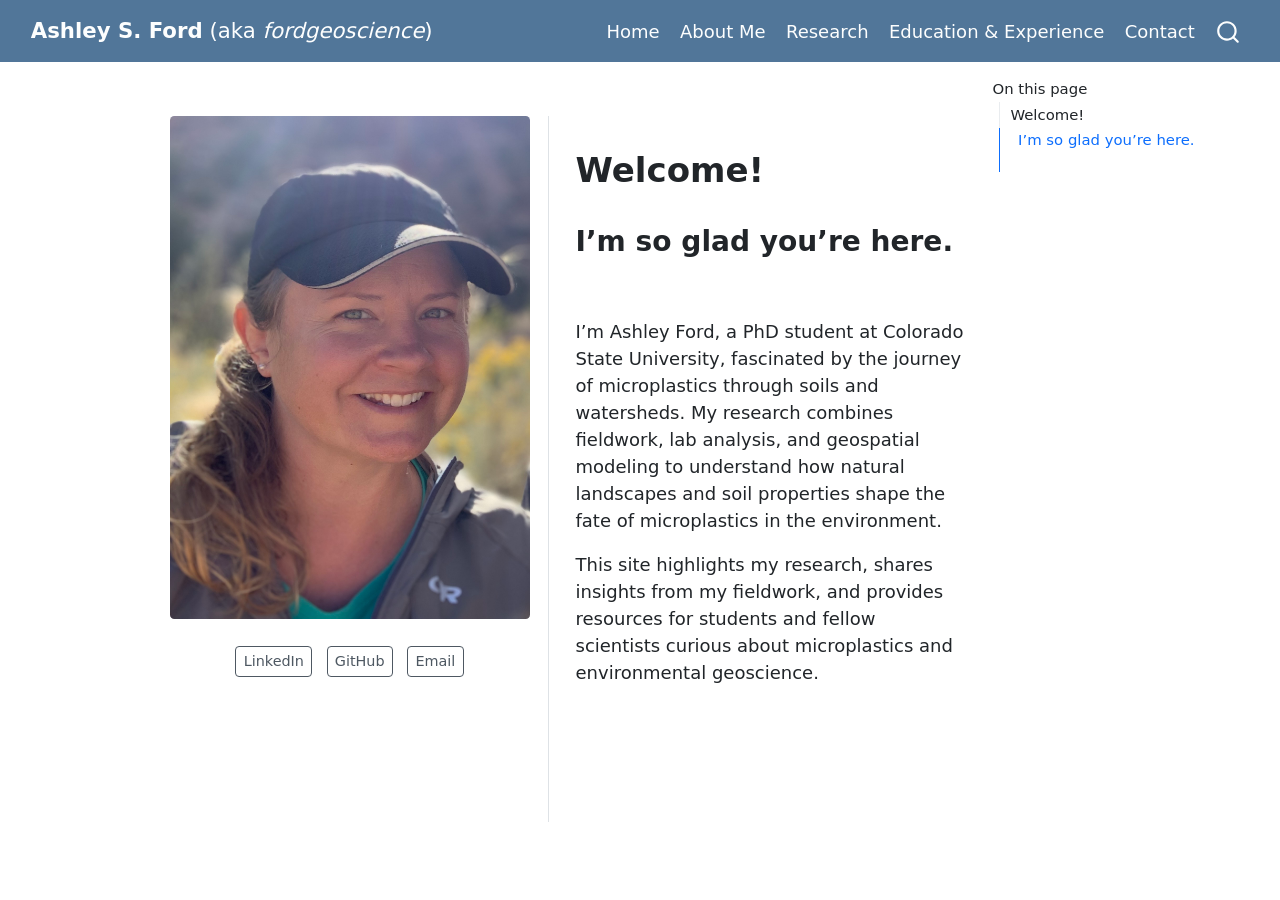
<file: docs/index.html>
<!DOCTYPE html>
<html xmlns="http://www.w3.org/1999/xhtml" lang="en" xml:lang="en"><head>

<meta charset="utf-8">
<meta name="generator" content="quarto-1.7.32">

<meta name="viewport" content="width=device-width, initial-scale=1.0, user-scalable=yes">


<title>Home – Ashley S. Ford (aka fordgeoscience)</title>
<style>
code{white-space: pre-wrap;}
span.smallcaps{font-variant: small-caps;}
div.columns{display: flex; gap: min(4vw, 1.5em);}
div.column{flex: auto; overflow-x: auto;}
div.hanging-indent{margin-left: 1.5em; text-indent: -1.5em;}
ul.task-list{list-style: none;}
ul.task-list li input[type="checkbox"] {
  width: 0.8em;
  margin: 0 0.8em 0.2em -1em; /* quarto-specific, see https://github.com/quarto-dev/quarto-cli/issues/4556 */ 
  vertical-align: middle;
}
</style>


<script src="site_libs/quarto-nav/quarto-nav.js"></script>
<script src="site_libs/quarto-nav/headroom.min.js"></script>
<script src="site_libs/clipboard/clipboard.min.js"></script>
<script src="site_libs/quarto-search/autocomplete.umd.js"></script>
<script src="site_libs/quarto-search/fuse.min.js"></script>
<script src="site_libs/quarto-search/quarto-search.js"></script>
<meta name="quarto:offset" content="./">
<script src="site_libs/quarto-html/quarto.js" type="module"></script>
<script src="site_libs/quarto-html/tabsets/tabsets.js" type="module"></script>
<script src="site_libs/quarto-html/popper.min.js"></script>
<script src="site_libs/quarto-html/tippy.umd.min.js"></script>
<link href="site_libs/quarto-html/tippy.css" rel="stylesheet">
<link href="site_libs/quarto-html/quarto-syntax-highlighting-37eea08aefeeee20ff55810ff984fec1.css" rel="stylesheet" id="quarto-text-highlighting-styles">
<script src="site_libs/bootstrap/bootstrap.min.js"></script>
<link href="site_libs/bootstrap/bootstrap-icons.css" rel="stylesheet">
<link href="site_libs/bootstrap/bootstrap-991b1886d3c685c7aa2b62b80640c7af.min.css" rel="stylesheet" append-hash="true" id="quarto-bootstrap" data-mode="light">
<script id="quarto-search-options" type="application/json">{
  "location": "navbar",
  "copy-button": false,
  "collapse-after": 3,
  "panel-placement": "end",
  "type": "overlay",
  "limit": 50,
  "keyboard-shortcut": [
    "f",
    "/",
    "s"
  ],
  "show-item-context": false,
  "language": {
    "search-no-results-text": "No results",
    "search-matching-documents-text": "matching documents",
    "search-copy-link-title": "Copy link to search",
    "search-hide-matches-text": "Hide additional matches",
    "search-more-match-text": "more match in this document",
    "search-more-matches-text": "more matches in this document",
    "search-clear-button-title": "Clear",
    "search-text-placeholder": "",
    "search-detached-cancel-button-title": "Cancel",
    "search-submit-button-title": "Submit",
    "search-label": "Search"
  }
}</script>


<link rel="stylesheet" href="styles.css">
</head>

<body class="nav-fixed quarto-light">

<div id="quarto-search-results"></div>
  <header id="quarto-header" class="headroom fixed-top">
    <nav class="navbar navbar-expand-lg " data-bs-theme="dark">
      <div class="navbar-container container-fluid">
      <div class="navbar-brand-container mx-auto">
    <a class="navbar-brand" href="./index.html">
    <span class="navbar-title"><strong>Ashley S. Ford</strong> (aka <em>fordgeoscience</em>)</span>
    </a>
  </div>
            <div id="quarto-search" class="" title="Search"></div>
          <button class="navbar-toggler" type="button" data-bs-toggle="collapse" data-bs-target="#navbarCollapse" aria-controls="navbarCollapse" role="menu" aria-expanded="false" aria-label="Toggle navigation" onclick="if (window.quartoToggleHeadroom) { window.quartoToggleHeadroom(); }">
  <span class="navbar-toggler-icon"></span>
</button>
          <div class="collapse navbar-collapse" id="navbarCollapse">
            <ul class="navbar-nav navbar-nav-scroll ms-auto">
  <li class="nav-item">
    <a class="nav-link active" href="./index.html" aria-current="page"> 
<span class="menu-text">Home</span></a>
  </li>  
  <li class="nav-item">
    <a class="nav-link" href="./about.html"> 
<span class="menu-text">About Me</span></a>
  </li>  
  <li class="nav-item">
    <a class="nav-link" href="./research.html"> 
<span class="menu-text">Research</span></a>
  </li>  
  <li class="nav-item">
    <a class="nav-link" href="./cv.html"> 
<span class="menu-text">Education &amp; Experience</span></a>
  </li>  
  <li class="nav-item">
    <a class="nav-link" href="./contact.html"> 
<span class="menu-text">Contact</span></a>
  </li>  
</ul>
          </div> <!-- /navcollapse -->
            <div class="quarto-navbar-tools">
</div>
      </div> <!-- /container-fluid -->
    </nav>
</header>
<!-- content -->
<div id="quarto-content" class="quarto-container page-columns page-rows-contents page-layout-article page-navbar">
<!-- sidebar -->
<!-- margin-sidebar -->
    <div id="quarto-margin-sidebar" class="sidebar margin-sidebar">
        <nav id="TOC" role="doc-toc" class="toc-active">
    <h2 id="toc-title">On this page</h2>
  <ul>
  <li><a href="#welcome" id="toc-welcome" class="nav-link active" data-scroll-target="#welcome">Welcome!</a>
  <ul class="collapse">
  <li><a href="#im-so-glad-youre-here." id="toc-im-so-glad-youre-here." class="nav-link" data-scroll-target="#im-so-glad-youre-here.">I’m so glad you’re here. <br><br></a></li>
  </ul></li>
  </ul>
</nav>
    </div>
<!-- main -->
<div class="quarto-about-trestles">
  <div class="about-entity">
    <img src="images/IMG_9708.jpg" class="about-image
  rounded " style="width: 20em;">
<header id="title-block-header" class="quarto-title-block default">
<div class="quarto-title">
<h1 class="title">Home</h1>
</div>
<div class="quarto-title-meta">
  </div>
</header>
    <div class="about-links">
  <a href="https://www.linkedin.com/in/ashleysford/" class="about-link" rel="" target="">
     <span class="about-link-text">LinkedIn</span>
  </a>
  <a href="https://github.com/fordgeoscience" class="about-link" rel="" target="">
     <span class="about-link-text">GitHub</span>
  </a>
  <a href="mailto:a.ford@colostate.edu" class="about-link" rel="" target="">
     <span class="about-link-text">Email</span>
  </a>
</div>
  </div>
  <div class="about-contents"><main class="content" id="quarto-document-content">

<section id="welcome" class="level1">
<h1>Welcome!</h1>
<section id="im-so-glad-youre-here." class="level2">
<h2 data-anchor-id="im-so-glad-youre-here.">I’m so glad you’re here. <br><br></h2>
<p>I’m Ashley Ford, a PhD student at Colorado State University, fascinated by the journey of microplastics through soils and watersheds. My research combines fieldwork, lab analysis, and geospatial modeling to understand how natural landscapes and soil properties shape the fate of microplastics in the environment.</p>
<p>This site highlights my research, shares insights from my fieldwork, and provides resources for students and fellow scientists curious about microplastics and environmental geoscience.<br><br></p>


</section>
</section>
<a onclick="window.scrollTo(0, 0); return false;" role="button" id="quarto-back-to-top"><i class="bi bi-arrow-up"></i> Back to top</a></main></div>
</div>
 <!-- /main -->
<script id="quarto-html-after-body" type="application/javascript">
  window.document.addEventListener("DOMContentLoaded", function (event) {
    const isCodeAnnotation = (el) => {
      for (const clz of el.classList) {
        if (clz.startsWith('code-annotation-')) {                     
          return true;
        }
      }
      return false;
    }
    const onCopySuccess = function(e) {
      // button target
      const button = e.trigger;
      // don't keep focus
      button.blur();
      // flash "checked"
      button.classList.add('code-copy-button-checked');
      var currentTitle = button.getAttribute("title");
      button.setAttribute("title", "Copied!");
      let tooltip;
      if (window.bootstrap) {
        button.setAttribute("data-bs-toggle", "tooltip");
        button.setAttribute("data-bs-placement", "left");
        button.setAttribute("data-bs-title", "Copied!");
        tooltip = new bootstrap.Tooltip(button, 
          { trigger: "manual", 
            customClass: "code-copy-button-tooltip",
            offset: [0, -8]});
        tooltip.show();    
      }
      setTimeout(function() {
        if (tooltip) {
          tooltip.hide();
          button.removeAttribute("data-bs-title");
          button.removeAttribute("data-bs-toggle");
          button.removeAttribute("data-bs-placement");
        }
        button.setAttribute("title", currentTitle);
        button.classList.remove('code-copy-button-checked');
      }, 1000);
      // clear code selection
      e.clearSelection();
    }
    const getTextToCopy = function(trigger) {
        const codeEl = trigger.previousElementSibling.cloneNode(true);
        for (const childEl of codeEl.children) {
          if (isCodeAnnotation(childEl)) {
            childEl.remove();
          }
        }
        return codeEl.innerText;
    }
    const clipboard = new window.ClipboardJS('.code-copy-button:not([data-in-quarto-modal])', {
      text: getTextToCopy
    });
    clipboard.on('success', onCopySuccess);
    if (window.document.getElementById('quarto-embedded-source-code-modal')) {
      const clipboardModal = new window.ClipboardJS('.code-copy-button[data-in-quarto-modal]', {
        text: getTextToCopy,
        container: window.document.getElementById('quarto-embedded-source-code-modal')
      });
      clipboardModal.on('success', onCopySuccess);
    }
      var localhostRegex = new RegExp(/^(?:http|https):\/\/localhost\:?[0-9]*\//);
      var mailtoRegex = new RegExp(/^mailto:/);
        var filterRegex = new RegExp('/' + window.location.host + '/');
      var isInternal = (href) => {
          return filterRegex.test(href) || localhostRegex.test(href) || mailtoRegex.test(href);
      }
      // Inspect non-navigation links and adorn them if external
     var links = window.document.querySelectorAll('a[href]:not(.nav-link):not(.navbar-brand):not(.toc-action):not(.sidebar-link):not(.sidebar-item-toggle):not(.pagination-link):not(.no-external):not([aria-hidden]):not(.dropdown-item):not(.quarto-navigation-tool):not(.about-link)');
      for (var i=0; i<links.length; i++) {
        const link = links[i];
        if (!isInternal(link.href)) {
          // undo the damage that might have been done by quarto-nav.js in the case of
          // links that we want to consider external
          if (link.dataset.originalHref !== undefined) {
            link.href = link.dataset.originalHref;
          }
        }
      }
    function tippyHover(el, contentFn, onTriggerFn, onUntriggerFn) {
      const config = {
        allowHTML: true,
        maxWidth: 500,
        delay: 100,
        arrow: false,
        appendTo: function(el) {
            return el.parentElement;
        },
        interactive: true,
        interactiveBorder: 10,
        theme: 'quarto',
        placement: 'bottom-start',
      };
      if (contentFn) {
        config.content = contentFn;
      }
      if (onTriggerFn) {
        config.onTrigger = onTriggerFn;
      }
      if (onUntriggerFn) {
        config.onUntrigger = onUntriggerFn;
      }
      window.tippy(el, config); 
    }
    const noterefs = window.document.querySelectorAll('a[role="doc-noteref"]');
    for (var i=0; i<noterefs.length; i++) {
      const ref = noterefs[i];
      tippyHover(ref, function() {
        // use id or data attribute instead here
        let href = ref.getAttribute('data-footnote-href') || ref.getAttribute('href');
        try { href = new URL(href).hash; } catch {}
        const id = href.replace(/^#\/?/, "");
        const note = window.document.getElementById(id);
        if (note) {
          return note.innerHTML;
        } else {
          return "";
        }
      });
    }
    const xrefs = window.document.querySelectorAll('a.quarto-xref');
    const processXRef = (id, note) => {
      // Strip column container classes
      const stripColumnClz = (el) => {
        el.classList.remove("page-full", "page-columns");
        if (el.children) {
          for (const child of el.children) {
            stripColumnClz(child);
          }
        }
      }
      stripColumnClz(note)
      if (id === null || id.startsWith('sec-')) {
        // Special case sections, only their first couple elements
        const container = document.createElement("div");
        if (note.children && note.children.length > 2) {
          container.appendChild(note.children[0].cloneNode(true));
          for (let i = 1; i < note.children.length; i++) {
            const child = note.children[i];
            if (child.tagName === "P" && child.innerText === "") {
              continue;
            } else {
              container.appendChild(child.cloneNode(true));
              break;
            }
          }
          if (window.Quarto?.typesetMath) {
            window.Quarto.typesetMath(container);
          }
          return container.innerHTML
        } else {
          if (window.Quarto?.typesetMath) {
            window.Quarto.typesetMath(note);
          }
          return note.innerHTML;
        }
      } else {
        // Remove any anchor links if they are present
        const anchorLink = note.querySelector('a.anchorjs-link');
        if (anchorLink) {
          anchorLink.remove();
        }
        if (window.Quarto?.typesetMath) {
          window.Quarto.typesetMath(note);
        }
        if (note.classList.contains("callout")) {
          return note.outerHTML;
        } else {
          return note.innerHTML;
        }
      }
    }
    for (var i=0; i<xrefs.length; i++) {
      const xref = xrefs[i];
      tippyHover(xref, undefined, function(instance) {
        instance.disable();
        let url = xref.getAttribute('href');
        let hash = undefined; 
        if (url.startsWith('#')) {
          hash = url;
        } else {
          try { hash = new URL(url).hash; } catch {}
        }
        if (hash) {
          const id = hash.replace(/^#\/?/, "");
          const note = window.document.getElementById(id);
          if (note !== null) {
            try {
              const html = processXRef(id, note.cloneNode(true));
              instance.setContent(html);
            } finally {
              instance.enable();
              instance.show();
            }
          } else {
            // See if we can fetch this
            fetch(url.split('#')[0])
            .then(res => res.text())
            .then(html => {
              const parser = new DOMParser();
              const htmlDoc = parser.parseFromString(html, "text/html");
              const note = htmlDoc.getElementById(id);
              if (note !== null) {
                const html = processXRef(id, note);
                instance.setContent(html);
              } 
            }).finally(() => {
              instance.enable();
              instance.show();
            });
          }
        } else {
          // See if we can fetch a full url (with no hash to target)
          // This is a special case and we should probably do some content thinning / targeting
          fetch(url)
          .then(res => res.text())
          .then(html => {
            const parser = new DOMParser();
            const htmlDoc = parser.parseFromString(html, "text/html");
            const note = htmlDoc.querySelector('main.content');
            if (note !== null) {
              // This should only happen for chapter cross references
              // (since there is no id in the URL)
              // remove the first header
              if (note.children.length > 0 && note.children[0].tagName === "HEADER") {
                note.children[0].remove();
              }
              const html = processXRef(null, note);
              instance.setContent(html);
            } 
          }).finally(() => {
            instance.enable();
            instance.show();
          });
        }
      }, function(instance) {
      });
    }
        let selectedAnnoteEl;
        const selectorForAnnotation = ( cell, annotation) => {
          let cellAttr = 'data-code-cell="' + cell + '"';
          let lineAttr = 'data-code-annotation="' +  annotation + '"';
          const selector = 'span[' + cellAttr + '][' + lineAttr + ']';
          return selector;
        }
        const selectCodeLines = (annoteEl) => {
          const doc = window.document;
          const targetCell = annoteEl.getAttribute("data-target-cell");
          const targetAnnotation = annoteEl.getAttribute("data-target-annotation");
          const annoteSpan = window.document.querySelector(selectorForAnnotation(targetCell, targetAnnotation));
          const lines = annoteSpan.getAttribute("data-code-lines").split(",");
          const lineIds = lines.map((line) => {
            return targetCell + "-" + line;
          })
          let top = null;
          let height = null;
          let parent = null;
          if (lineIds.length > 0) {
              //compute the position of the single el (top and bottom and make a div)
              const el = window.document.getElementById(lineIds[0]);
              top = el.offsetTop;
              height = el.offsetHeight;
              parent = el.parentElement.parentElement;
            if (lineIds.length > 1) {
              const lastEl = window.document.getElementById(lineIds[lineIds.length - 1]);
              const bottom = lastEl.offsetTop + lastEl.offsetHeight;
              height = bottom - top;
            }
            if (top !== null && height !== null && parent !== null) {
              // cook up a div (if necessary) and position it 
              let div = window.document.getElementById("code-annotation-line-highlight");
              if (div === null) {
                div = window.document.createElement("div");
                div.setAttribute("id", "code-annotation-line-highlight");
                div.style.position = 'absolute';
                parent.appendChild(div);
              }
              div.style.top = top - 2 + "px";
              div.style.height = height + 4 + "px";
              div.style.left = 0;
              let gutterDiv = window.document.getElementById("code-annotation-line-highlight-gutter");
              if (gutterDiv === null) {
                gutterDiv = window.document.createElement("div");
                gutterDiv.setAttribute("id", "code-annotation-line-highlight-gutter");
                gutterDiv.style.position = 'absolute';
                const codeCell = window.document.getElementById(targetCell);
                const gutter = codeCell.querySelector('.code-annotation-gutter');
                gutter.appendChild(gutterDiv);
              }
              gutterDiv.style.top = top - 2 + "px";
              gutterDiv.style.height = height + 4 + "px";
            }
            selectedAnnoteEl = annoteEl;
          }
        };
        const unselectCodeLines = () => {
          const elementsIds = ["code-annotation-line-highlight", "code-annotation-line-highlight-gutter"];
          elementsIds.forEach((elId) => {
            const div = window.document.getElementById(elId);
            if (div) {
              div.remove();
            }
          });
          selectedAnnoteEl = undefined;
        };
          // Handle positioning of the toggle
      window.addEventListener(
        "resize",
        throttle(() => {
          elRect = undefined;
          if (selectedAnnoteEl) {
            selectCodeLines(selectedAnnoteEl);
          }
        }, 10)
      );
      function throttle(fn, ms) {
      let throttle = false;
      let timer;
        return (...args) => {
          if(!throttle) { // first call gets through
              fn.apply(this, args);
              throttle = true;
          } else { // all the others get throttled
              if(timer) clearTimeout(timer); // cancel #2
              timer = setTimeout(() => {
                fn.apply(this, args);
                timer = throttle = false;
              }, ms);
          }
        };
      }
        // Attach click handler to the DT
        const annoteDls = window.document.querySelectorAll('dt[data-target-cell]');
        for (const annoteDlNode of annoteDls) {
          annoteDlNode.addEventListener('click', (event) => {
            const clickedEl = event.target;
            if (clickedEl !== selectedAnnoteEl) {
              unselectCodeLines();
              const activeEl = window.document.querySelector('dt[data-target-cell].code-annotation-active');
              if (activeEl) {
                activeEl.classList.remove('code-annotation-active');
              }
              selectCodeLines(clickedEl);
              clickedEl.classList.add('code-annotation-active');
            } else {
              // Unselect the line
              unselectCodeLines();
              clickedEl.classList.remove('code-annotation-active');
            }
          });
        }
    const findCites = (el) => {
      const parentEl = el.parentElement;
      if (parentEl) {
        const cites = parentEl.dataset.cites;
        if (cites) {
          return {
            el,
            cites: cites.split(' ')
          };
        } else {
          return findCites(el.parentElement)
        }
      } else {
        return undefined;
      }
    };
    var bibliorefs = window.document.querySelectorAll('a[role="doc-biblioref"]');
    for (var i=0; i<bibliorefs.length; i++) {
      const ref = bibliorefs[i];
      const citeInfo = findCites(ref);
      if (citeInfo) {
        tippyHover(citeInfo.el, function() {
          var popup = window.document.createElement('div');
          citeInfo.cites.forEach(function(cite) {
            var citeDiv = window.document.createElement('div');
            citeDiv.classList.add('hanging-indent');
            citeDiv.classList.add('csl-entry');
            var biblioDiv = window.document.getElementById('ref-' + cite);
            if (biblioDiv) {
              citeDiv.innerHTML = biblioDiv.innerHTML;
            }
            popup.appendChild(citeDiv);
          });
          return popup.innerHTML;
        });
      }
    }
  });
  </script>
</div> <!-- /content -->




</body></html>
</file>
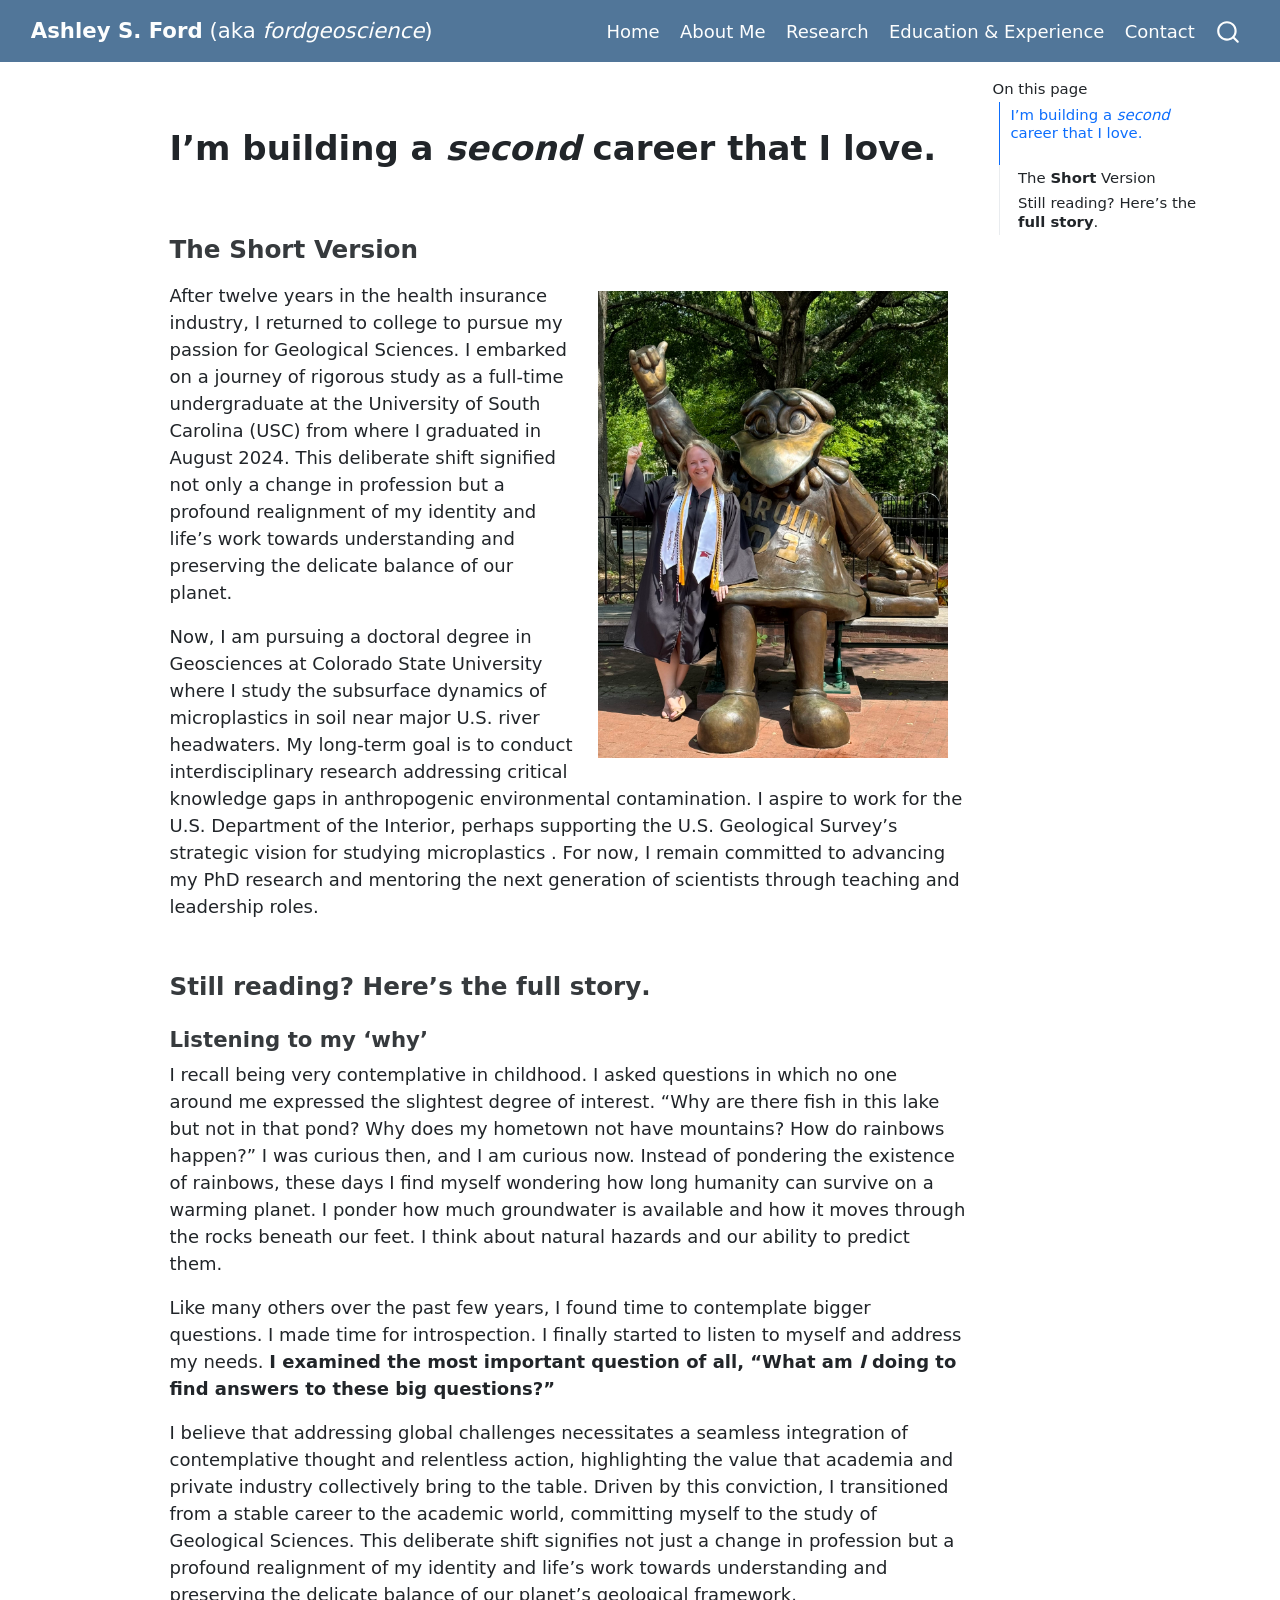
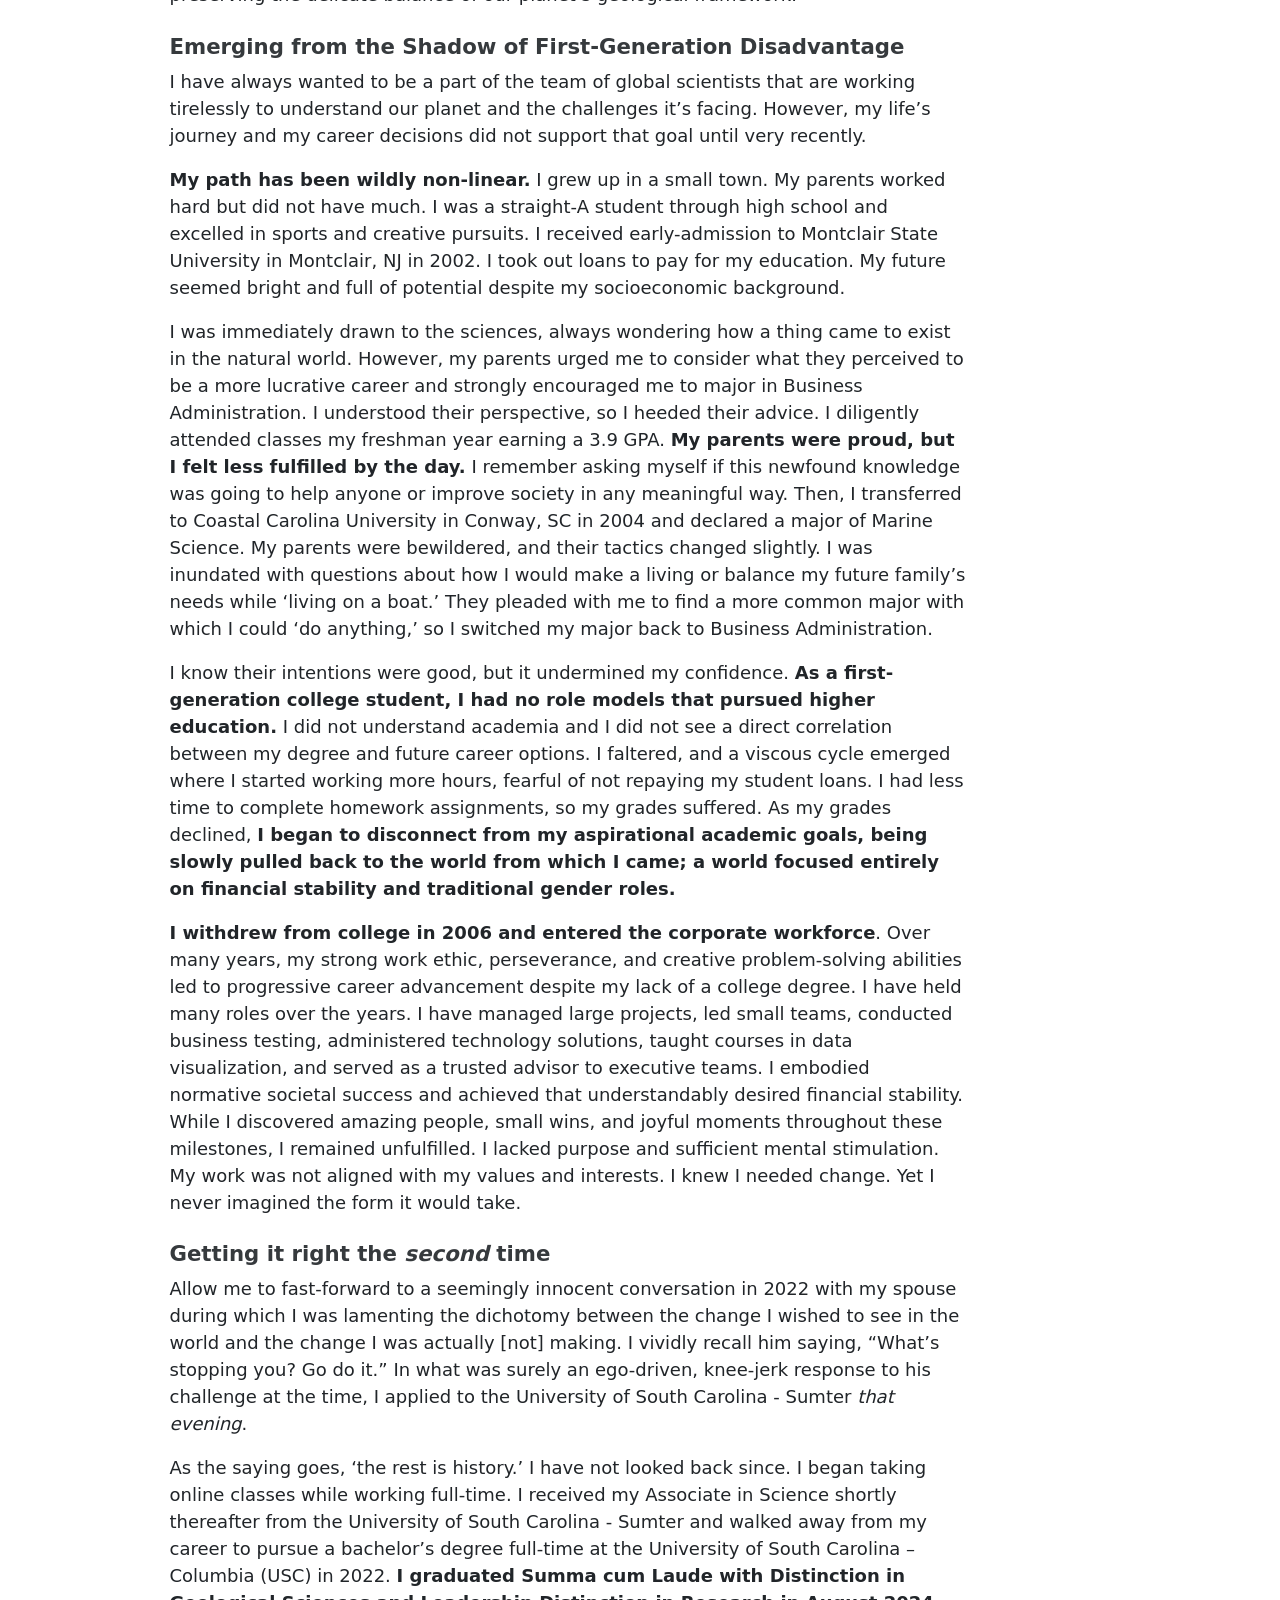
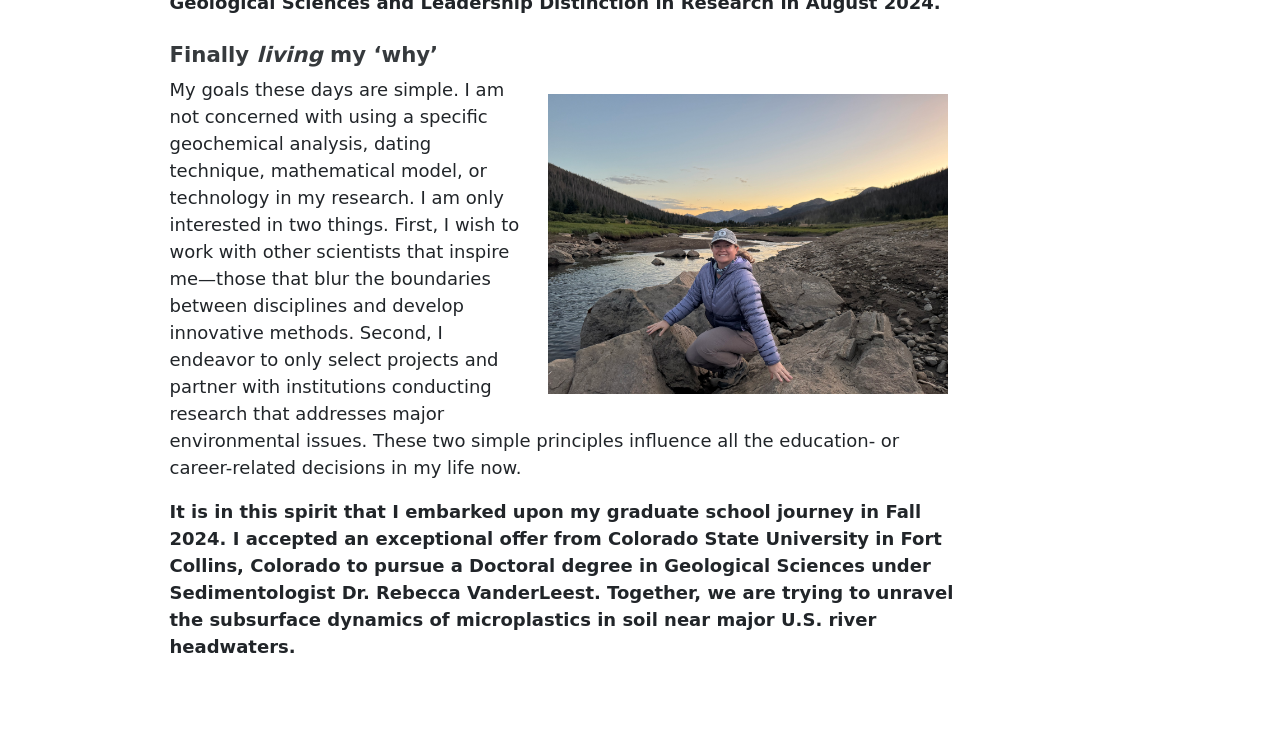
<file: docs/about.html>
<!DOCTYPE html>
<html xmlns="http://www.w3.org/1999/xhtml" lang="en" xml:lang="en"><head>

<meta charset="utf-8">
<meta name="generator" content="quarto-1.7.32">

<meta name="viewport" content="width=device-width, initial-scale=1.0, user-scalable=yes">


<title>About Me – Ashley S. Ford (aka fordgeoscience)</title>
<style>
code{white-space: pre-wrap;}
span.smallcaps{font-variant: small-caps;}
div.columns{display: flex; gap: min(4vw, 1.5em);}
div.column{flex: auto; overflow-x: auto;}
div.hanging-indent{margin-left: 1.5em; text-indent: -1.5em;}
ul.task-list{list-style: none;}
ul.task-list li input[type="checkbox"] {
  width: 0.8em;
  margin: 0 0.8em 0.2em -1em; /* quarto-specific, see https://github.com/quarto-dev/quarto-cli/issues/4556 */ 
  vertical-align: middle;
}
</style>


<script src="site_libs/quarto-nav/quarto-nav.js"></script>
<script src="site_libs/quarto-nav/headroom.min.js"></script>
<script src="site_libs/clipboard/clipboard.min.js"></script>
<script src="site_libs/quarto-search/autocomplete.umd.js"></script>
<script src="site_libs/quarto-search/fuse.min.js"></script>
<script src="site_libs/quarto-search/quarto-search.js"></script>
<meta name="quarto:offset" content="./">
<script src="site_libs/quarto-html/quarto.js" type="module"></script>
<script src="site_libs/quarto-html/tabsets/tabsets.js" type="module"></script>
<script src="site_libs/quarto-html/popper.min.js"></script>
<script src="site_libs/quarto-html/tippy.umd.min.js"></script>
<script src="site_libs/quarto-html/anchor.min.js"></script>
<link href="site_libs/quarto-html/tippy.css" rel="stylesheet">
<link href="site_libs/quarto-html/quarto-syntax-highlighting-37eea08aefeeee20ff55810ff984fec1.css" rel="stylesheet" id="quarto-text-highlighting-styles">
<script src="site_libs/bootstrap/bootstrap.min.js"></script>
<link href="site_libs/bootstrap/bootstrap-icons.css" rel="stylesheet">
<link href="site_libs/bootstrap/bootstrap-991b1886d3c685c7aa2b62b80640c7af.min.css" rel="stylesheet" append-hash="true" id="quarto-bootstrap" data-mode="light">
<script id="quarto-search-options" type="application/json">{
  "location": "navbar",
  "copy-button": false,
  "collapse-after": 3,
  "panel-placement": "end",
  "type": "overlay",
  "limit": 50,
  "keyboard-shortcut": [
    "f",
    "/",
    "s"
  ],
  "show-item-context": false,
  "language": {
    "search-no-results-text": "No results",
    "search-matching-documents-text": "matching documents",
    "search-copy-link-title": "Copy link to search",
    "search-hide-matches-text": "Hide additional matches",
    "search-more-match-text": "more match in this document",
    "search-more-matches-text": "more matches in this document",
    "search-clear-button-title": "Clear",
    "search-text-placeholder": "",
    "search-detached-cancel-button-title": "Cancel",
    "search-submit-button-title": "Submit",
    "search-label": "Search"
  }
}</script>


<link rel="stylesheet" href="styles.css">
</head>

<body class="nav-fixed quarto-light">

<div id="quarto-search-results"></div>
  <header id="quarto-header" class="headroom fixed-top">
    <nav class="navbar navbar-expand-lg " data-bs-theme="dark">
      <div class="navbar-container container-fluid">
      <div class="navbar-brand-container mx-auto">
    <a class="navbar-brand" href="./index.html">
    <span class="navbar-title"><strong>Ashley S. Ford</strong> (aka <em>fordgeoscience</em>)</span>
    </a>
  </div>
            <div id="quarto-search" class="" title="Search"></div>
          <button class="navbar-toggler" type="button" data-bs-toggle="collapse" data-bs-target="#navbarCollapse" aria-controls="navbarCollapse" role="menu" aria-expanded="false" aria-label="Toggle navigation" onclick="if (window.quartoToggleHeadroom) { window.quartoToggleHeadroom(); }">
  <span class="navbar-toggler-icon"></span>
</button>
          <div class="collapse navbar-collapse" id="navbarCollapse">
            <ul class="navbar-nav navbar-nav-scroll ms-auto">
  <li class="nav-item">
    <a class="nav-link" href="./index.html"> 
<span class="menu-text">Home</span></a>
  </li>  
  <li class="nav-item">
    <a class="nav-link active" href="./about.html" aria-current="page"> 
<span class="menu-text">About Me</span></a>
  </li>  
  <li class="nav-item">
    <a class="nav-link" href="./research.html"> 
<span class="menu-text">Research</span></a>
  </li>  
  <li class="nav-item">
    <a class="nav-link" href="./cv.html"> 
<span class="menu-text">Education &amp; Experience</span></a>
  </li>  
  <li class="nav-item">
    <a class="nav-link" href="./contact.html"> 
<span class="menu-text">Contact</span></a>
  </li>  
</ul>
          </div> <!-- /navcollapse -->
            <div class="quarto-navbar-tools">
</div>
      </div> <!-- /container-fluid -->
    </nav>
</header>
<!-- content -->
<div id="quarto-content" class="quarto-container page-columns page-rows-contents page-layout-article page-navbar">
<!-- sidebar -->
<!-- margin-sidebar -->
    <div id="quarto-margin-sidebar" class="sidebar margin-sidebar">
        <nav id="TOC" role="doc-toc" class="toc-active">
    <h2 id="toc-title">On this page</h2>
   
  <ul>
  <li><a href="#im-building-a-second-career-that-i-love." id="toc-im-building-a-second-career-that-i-love." class="nav-link active" data-scroll-target="#im-building-a-second-career-that-i-love.">I’m building a <em>second</em> career that I love. <br><br></a>
  <ul class="collapse">
  <li><a href="#the-short-version" id="toc-the-short-version" class="nav-link" data-scroll-target="#the-short-version">The <strong>Short</strong> Version</a></li>
  <li><a href="#still-reading-heres-the-full-story." id="toc-still-reading-heres-the-full-story." class="nav-link" data-scroll-target="#still-reading-heres-the-full-story.">Still reading? Here’s the <strong>full story</strong>.</a></li>
  </ul></li>
  </ul>
</nav>
    </div>
<!-- main -->
<main class="content" id="quarto-document-content">

<header id="title-block-header" class="quarto-title-block default">
<div class="quarto-title">
<h1 class="title">About Me</h1>
</div>



<div class="quarto-title-meta">

    
  
    
  </div>
  


</header>


<section id="im-building-a-second-career-that-i-love." class="level1">
<h1>I’m building a <em>second</em> career that I love. <br><br></h1>
<section id="the-short-version" class="level3">
<h3 class="anchored" data-anchor-id="the-short-version">The <strong>Short</strong> Version</h3>
<p><img src="images/cocky_usc.jpg" width="350" style="float: right; margin: 1em;"></p>
<p>After twelve years in the health insurance industry, I returned to college to pursue my passion for Geological Sciences. I embarked on a journey of rigorous study as a full-time undergraduate at the University of South Carolina (USC) from where I graduated in August 2024. This deliberate shift signified not only a change in profession but a profound realignment of my identity and life’s work towards understanding and preserving the delicate balance of our planet.</p>
<p>Now, I am pursuing a doctoral degree in Geosciences at Colorado State University where I study the subsurface dynamics of microplastics in soil near major U.S. river headwaters. My long-term goal is to conduct interdisciplinary research addressing critical knowledge gaps in anthropogenic environmental contamination. I aspire to work for the U.S. Department of the Interior, perhaps supporting the U.S. Geological Survey’s strategic vision for studying microplastics . For now, I remain committed to advancing my PhD research and mentoring the next generation of scientists through teaching and leadership roles.<br><br></p>
</section>
<section id="still-reading-heres-the-full-story." class="level3">
<h3 class="anchored" data-anchor-id="still-reading-heres-the-full-story.">Still reading? Here’s the <strong>full story</strong>.</h3>
<section id="listening-to-my-why" class="level4">
<h4 class="anchored" data-anchor-id="listening-to-my-why"><strong>Listening to my ‘why’</strong></h4>
<p>I recall being very contemplative in childhood. I asked questions in which no one around me expressed the slightest degree of interest. “Why are there fish in this lake but not in that pond? Why does my hometown not have mountains? How do rainbows happen?” I was curious then, and I am curious now. Instead of pondering the existence of rainbows, these days I find myself wondering how long humanity can survive on a warming planet. I ponder how much groundwater is available and how it moves through the rocks beneath our feet. I think about natural hazards and our ability to predict them.</p>
<p>Like many others over the past few years, I found time to contemplate bigger questions. I made time for introspection. I finally started to listen to myself and address my needs. <strong>I examined the most important question of all, “What am <em>I</em> doing to find answers to these big questions?”</strong></p>
<p>I believe that addressing global challenges necessitates a seamless integration of contemplative thought and relentless action, highlighting the value that academia and private industry collectively bring to the table. Driven by this conviction, I transitioned from a stable career to the academic world, committing myself to the study of Geological Sciences. This deliberate shift signifies not just a change in profession but a profound realignment of my identity and life’s work towards understanding and preserving the delicate balance of our planet’s geological framework.<br></p>
</section>
<section id="emerging-from-the-shadow-of-first-generation-disadvantage" class="level4">
<h4 class="anchored" data-anchor-id="emerging-from-the-shadow-of-first-generation-disadvantage"><strong>Emerging from the Shadow of First-Generation Disadvantage</strong></h4>
<p>I have always wanted to be a part of the team of global scientists that are working tirelessly to understand our planet and the challenges it’s facing. However, my life’s journey and my career decisions did not support that goal until very recently.</p>
<p><strong>My path has been wildly non-linear.</strong> I grew up in a small town. My parents worked hard but did not have much. I was a straight-A student through high school and excelled in sports and creative pursuits. I received early-admission to Montclair State University in Montclair, NJ in 2002. I took out loans to pay for my education. My future seemed bright and full of potential despite my socioeconomic background.</p>
<p>I was immediately drawn to the sciences, always wondering how a thing came to exist in the natural world. However, my parents urged me to consider what they perceived to be a more lucrative career and strongly encouraged me to major in Business Administration. I understood their perspective, so I heeded their advice. I diligently attended classes my freshman year earning a 3.9 GPA. <strong>My parents were proud, but I felt less fulfilled by the day.</strong> I remember asking myself if this newfound knowledge was going to help anyone or improve society in any meaningful way. Then, I transferred to Coastal Carolina University in Conway, SC in 2004 and declared a major of Marine Science. My parents were bewildered, and their tactics changed slightly. I was inundated with questions about how I would make a living or balance my future family’s needs while ‘living on a boat.’ They pleaded with me to find a more common major with which I could ‘do anything,’ so I switched my major back to Business Administration.</p>
<p>I know their intentions were good, but it undermined my confidence. <strong>As a first-generation college student, I had no role models that pursued higher education.</strong> I did not understand academia and I did not see a direct correlation between my degree and future career options. I faltered, and a viscous cycle emerged where I started working more hours, fearful of not repaying my student loans. I had less time to complete homework assignments, so my grades suffered. As my grades declined, <strong>I began to disconnect from my aspirational academic goals, being slowly pulled back to the world from which I came; a world focused entirely on financial stability and traditional gender roles.</strong></p>
<p><strong>I withdrew from college in 2006 and entered the corporate workforce</strong>. Over many years, my strong work ethic, perseverance, and creative problem-solving abilities led to progressive career advancement despite my lack of a college degree. I have held many roles over the years. I have managed large projects, led small teams, conducted business testing, administered technology solutions, taught courses in data visualization, and served as a trusted advisor to executive teams. I embodied normative societal success and achieved that understandably desired financial stability. While I discovered amazing people, small wins, and joyful moments throughout these milestones, I remained unfulfilled. I lacked purpose and sufficient mental stimulation. My work was not aligned with my values and interests. I knew I needed change. Yet I never imagined the form it would take.<br></p>
</section>
<section id="getting-it-right-the-second-time" class="level4">
<h4 class="anchored" data-anchor-id="getting-it-right-the-second-time"><strong>Getting it right the <em>second</em> time</strong></h4>
<p>Allow me to fast-forward to a seemingly innocent conversation in 2022 with my spouse during which I was lamenting the dichotomy between the change I wished to see in the world and the change I was actually [not] making. I vividly recall him saying, “What’s stopping you? Go do it.” In what was surely an ego-driven, knee-jerk response to his challenge at the time, I applied to the University of South Carolina - Sumter <em>that evening</em>.</p>
<p>As the saying goes, ‘the rest is history.’ I have not looked back since. I began taking online classes while working full-time. I received my Associate in Science shortly thereafter from the University of South Carolina - Sumter and walked away from my career to pursue a bachelor’s degree full-time at the University of South Carolina – Columbia (USC) in 2022. <strong>I graduated Summa cum Laude with Distinction in Geological Sciences and Leadership Distinction in Research in August 2024.</strong><br></p>
</section>
<section id="finally-living-my-why" class="level4">
<h4 class="anchored" data-anchor-id="finally-living-my-why"><strong>Finally <em>living</em> my ‘why’</strong></h4>
<p><img src="images/field site.jpg" width="400" style="float: right; margin: 1em;"> My goals these days are simple. I am not concerned with using a specific geochemical analysis, dating technique, mathematical model, or technology in my research. I am only interested in two things. First, I wish to work with other scientists that inspire me—those that blur the boundaries between disciplines and develop innovative methods. Second, I endeavor to only select projects and partner with institutions conducting research that addresses major environmental issues. These two simple principles influence all the education- or career-related decisions in my life now.</p>
<p><strong>It is in this spirit that I embarked upon my graduate school journey in Fall 2024. I accepted an exceptional offer from Colorado State University in Fort Collins, Colorado to pursue a Doctoral degree in Geological Sciences under Sedimentologist Dr.&nbsp;Rebecca VanderLeest. Together, we are trying to unravel the subsurface dynamics of microplastics in soil near major U.S. river headwaters.</strong></p>


</section>
</section>
</section>

<a onclick="window.scrollTo(0, 0); return false;" role="button" id="quarto-back-to-top"><i class="bi bi-arrow-up"></i> Back to top</a></main> <!-- /main -->
<script id="quarto-html-after-body" type="application/javascript">
  window.document.addEventListener("DOMContentLoaded", function (event) {
    const icon = "";
    const anchorJS = new window.AnchorJS();
    anchorJS.options = {
      placement: 'right',
      icon: icon
    };
    anchorJS.add('.anchored');
    const isCodeAnnotation = (el) => {
      for (const clz of el.classList) {
        if (clz.startsWith('code-annotation-')) {                     
          return true;
        }
      }
      return false;
    }
    const onCopySuccess = function(e) {
      // button target
      const button = e.trigger;
      // don't keep focus
      button.blur();
      // flash "checked"
      button.classList.add('code-copy-button-checked');
      var currentTitle = button.getAttribute("title");
      button.setAttribute("title", "Copied!");
      let tooltip;
      if (window.bootstrap) {
        button.setAttribute("data-bs-toggle", "tooltip");
        button.setAttribute("data-bs-placement", "left");
        button.setAttribute("data-bs-title", "Copied!");
        tooltip = new bootstrap.Tooltip(button, 
          { trigger: "manual", 
            customClass: "code-copy-button-tooltip",
            offset: [0, -8]});
        tooltip.show();    
      }
      setTimeout(function() {
        if (tooltip) {
          tooltip.hide();
          button.removeAttribute("data-bs-title");
          button.removeAttribute("data-bs-toggle");
          button.removeAttribute("data-bs-placement");
        }
        button.setAttribute("title", currentTitle);
        button.classList.remove('code-copy-button-checked');
      }, 1000);
      // clear code selection
      e.clearSelection();
    }
    const getTextToCopy = function(trigger) {
        const codeEl = trigger.previousElementSibling.cloneNode(true);
        for (const childEl of codeEl.children) {
          if (isCodeAnnotation(childEl)) {
            childEl.remove();
          }
        }
        return codeEl.innerText;
    }
    const clipboard = new window.ClipboardJS('.code-copy-button:not([data-in-quarto-modal])', {
      text: getTextToCopy
    });
    clipboard.on('success', onCopySuccess);
    if (window.document.getElementById('quarto-embedded-source-code-modal')) {
      const clipboardModal = new window.ClipboardJS('.code-copy-button[data-in-quarto-modal]', {
        text: getTextToCopy,
        container: window.document.getElementById('quarto-embedded-source-code-modal')
      });
      clipboardModal.on('success', onCopySuccess);
    }
      var localhostRegex = new RegExp(/^(?:http|https):\/\/localhost\:?[0-9]*\//);
      var mailtoRegex = new RegExp(/^mailto:/);
        var filterRegex = new RegExp('/' + window.location.host + '/');
      var isInternal = (href) => {
          return filterRegex.test(href) || localhostRegex.test(href) || mailtoRegex.test(href);
      }
      // Inspect non-navigation links and adorn them if external
     var links = window.document.querySelectorAll('a[href]:not(.nav-link):not(.navbar-brand):not(.toc-action):not(.sidebar-link):not(.sidebar-item-toggle):not(.pagination-link):not(.no-external):not([aria-hidden]):not(.dropdown-item):not(.quarto-navigation-tool):not(.about-link)');
      for (var i=0; i<links.length; i++) {
        const link = links[i];
        if (!isInternal(link.href)) {
          // undo the damage that might have been done by quarto-nav.js in the case of
          // links that we want to consider external
          if (link.dataset.originalHref !== undefined) {
            link.href = link.dataset.originalHref;
          }
        }
      }
    function tippyHover(el, contentFn, onTriggerFn, onUntriggerFn) {
      const config = {
        allowHTML: true,
        maxWidth: 500,
        delay: 100,
        arrow: false,
        appendTo: function(el) {
            return el.parentElement;
        },
        interactive: true,
        interactiveBorder: 10,
        theme: 'quarto',
        placement: 'bottom-start',
      };
      if (contentFn) {
        config.content = contentFn;
      }
      if (onTriggerFn) {
        config.onTrigger = onTriggerFn;
      }
      if (onUntriggerFn) {
        config.onUntrigger = onUntriggerFn;
      }
      window.tippy(el, config); 
    }
    const noterefs = window.document.querySelectorAll('a[role="doc-noteref"]');
    for (var i=0; i<noterefs.length; i++) {
      const ref = noterefs[i];
      tippyHover(ref, function() {
        // use id or data attribute instead here
        let href = ref.getAttribute('data-footnote-href') || ref.getAttribute('href');
        try { href = new URL(href).hash; } catch {}
        const id = href.replace(/^#\/?/, "");
        const note = window.document.getElementById(id);
        if (note) {
          return note.innerHTML;
        } else {
          return "";
        }
      });
    }
    const xrefs = window.document.querySelectorAll('a.quarto-xref');
    const processXRef = (id, note) => {
      // Strip column container classes
      const stripColumnClz = (el) => {
        el.classList.remove("page-full", "page-columns");
        if (el.children) {
          for (const child of el.children) {
            stripColumnClz(child);
          }
        }
      }
      stripColumnClz(note)
      if (id === null || id.startsWith('sec-')) {
        // Special case sections, only their first couple elements
        const container = document.createElement("div");
        if (note.children && note.children.length > 2) {
          container.appendChild(note.children[0].cloneNode(true));
          for (let i = 1; i < note.children.length; i++) {
            const child = note.children[i];
            if (child.tagName === "P" && child.innerText === "") {
              continue;
            } else {
              container.appendChild(child.cloneNode(true));
              break;
            }
          }
          if (window.Quarto?.typesetMath) {
            window.Quarto.typesetMath(container);
          }
          return container.innerHTML
        } else {
          if (window.Quarto?.typesetMath) {
            window.Quarto.typesetMath(note);
          }
          return note.innerHTML;
        }
      } else {
        // Remove any anchor links if they are present
        const anchorLink = note.querySelector('a.anchorjs-link');
        if (anchorLink) {
          anchorLink.remove();
        }
        if (window.Quarto?.typesetMath) {
          window.Quarto.typesetMath(note);
        }
        if (note.classList.contains("callout")) {
          return note.outerHTML;
        } else {
          return note.innerHTML;
        }
      }
    }
    for (var i=0; i<xrefs.length; i++) {
      const xref = xrefs[i];
      tippyHover(xref, undefined, function(instance) {
        instance.disable();
        let url = xref.getAttribute('href');
        let hash = undefined; 
        if (url.startsWith('#')) {
          hash = url;
        } else {
          try { hash = new URL(url).hash; } catch {}
        }
        if (hash) {
          const id = hash.replace(/^#\/?/, "");
          const note = window.document.getElementById(id);
          if (note !== null) {
            try {
              const html = processXRef(id, note.cloneNode(true));
              instance.setContent(html);
            } finally {
              instance.enable();
              instance.show();
            }
          } else {
            // See if we can fetch this
            fetch(url.split('#')[0])
            .then(res => res.text())
            .then(html => {
              const parser = new DOMParser();
              const htmlDoc = parser.parseFromString(html, "text/html");
              const note = htmlDoc.getElementById(id);
              if (note !== null) {
                const html = processXRef(id, note);
                instance.setContent(html);
              } 
            }).finally(() => {
              instance.enable();
              instance.show();
            });
          }
        } else {
          // See if we can fetch a full url (with no hash to target)
          // This is a special case and we should probably do some content thinning / targeting
          fetch(url)
          .then(res => res.text())
          .then(html => {
            const parser = new DOMParser();
            const htmlDoc = parser.parseFromString(html, "text/html");
            const note = htmlDoc.querySelector('main.content');
            if (note !== null) {
              // This should only happen for chapter cross references
              // (since there is no id in the URL)
              // remove the first header
              if (note.children.length > 0 && note.children[0].tagName === "HEADER") {
                note.children[0].remove();
              }
              const html = processXRef(null, note);
              instance.setContent(html);
            } 
          }).finally(() => {
            instance.enable();
            instance.show();
          });
        }
      }, function(instance) {
      });
    }
        let selectedAnnoteEl;
        const selectorForAnnotation = ( cell, annotation) => {
          let cellAttr = 'data-code-cell="' + cell + '"';
          let lineAttr = 'data-code-annotation="' +  annotation + '"';
          const selector = 'span[' + cellAttr + '][' + lineAttr + ']';
          return selector;
        }
        const selectCodeLines = (annoteEl) => {
          const doc = window.document;
          const targetCell = annoteEl.getAttribute("data-target-cell");
          const targetAnnotation = annoteEl.getAttribute("data-target-annotation");
          const annoteSpan = window.document.querySelector(selectorForAnnotation(targetCell, targetAnnotation));
          const lines = annoteSpan.getAttribute("data-code-lines").split(",");
          const lineIds = lines.map((line) => {
            return targetCell + "-" + line;
          })
          let top = null;
          let height = null;
          let parent = null;
          if (lineIds.length > 0) {
              //compute the position of the single el (top and bottom and make a div)
              const el = window.document.getElementById(lineIds[0]);
              top = el.offsetTop;
              height = el.offsetHeight;
              parent = el.parentElement.parentElement;
            if (lineIds.length > 1) {
              const lastEl = window.document.getElementById(lineIds[lineIds.length - 1]);
              const bottom = lastEl.offsetTop + lastEl.offsetHeight;
              height = bottom - top;
            }
            if (top !== null && height !== null && parent !== null) {
              // cook up a div (if necessary) and position it 
              let div = window.document.getElementById("code-annotation-line-highlight");
              if (div === null) {
                div = window.document.createElement("div");
                div.setAttribute("id", "code-annotation-line-highlight");
                div.style.position = 'absolute';
                parent.appendChild(div);
              }
              div.style.top = top - 2 + "px";
              div.style.height = height + 4 + "px";
              div.style.left = 0;
              let gutterDiv = window.document.getElementById("code-annotation-line-highlight-gutter");
              if (gutterDiv === null) {
                gutterDiv = window.document.createElement("div");
                gutterDiv.setAttribute("id", "code-annotation-line-highlight-gutter");
                gutterDiv.style.position = 'absolute';
                const codeCell = window.document.getElementById(targetCell);
                const gutter = codeCell.querySelector('.code-annotation-gutter');
                gutter.appendChild(gutterDiv);
              }
              gutterDiv.style.top = top - 2 + "px";
              gutterDiv.style.height = height + 4 + "px";
            }
            selectedAnnoteEl = annoteEl;
          }
        };
        const unselectCodeLines = () => {
          const elementsIds = ["code-annotation-line-highlight", "code-annotation-line-highlight-gutter"];
          elementsIds.forEach((elId) => {
            const div = window.document.getElementById(elId);
            if (div) {
              div.remove();
            }
          });
          selectedAnnoteEl = undefined;
        };
          // Handle positioning of the toggle
      window.addEventListener(
        "resize",
        throttle(() => {
          elRect = undefined;
          if (selectedAnnoteEl) {
            selectCodeLines(selectedAnnoteEl);
          }
        }, 10)
      );
      function throttle(fn, ms) {
      let throttle = false;
      let timer;
        return (...args) => {
          if(!throttle) { // first call gets through
              fn.apply(this, args);
              throttle = true;
          } else { // all the others get throttled
              if(timer) clearTimeout(timer); // cancel #2
              timer = setTimeout(() => {
                fn.apply(this, args);
                timer = throttle = false;
              }, ms);
          }
        };
      }
        // Attach click handler to the DT
        const annoteDls = window.document.querySelectorAll('dt[data-target-cell]');
        for (const annoteDlNode of annoteDls) {
          annoteDlNode.addEventListener('click', (event) => {
            const clickedEl = event.target;
            if (clickedEl !== selectedAnnoteEl) {
              unselectCodeLines();
              const activeEl = window.document.querySelector('dt[data-target-cell].code-annotation-active');
              if (activeEl) {
                activeEl.classList.remove('code-annotation-active');
              }
              selectCodeLines(clickedEl);
              clickedEl.classList.add('code-annotation-active');
            } else {
              // Unselect the line
              unselectCodeLines();
              clickedEl.classList.remove('code-annotation-active');
            }
          });
        }
    const findCites = (el) => {
      const parentEl = el.parentElement;
      if (parentEl) {
        const cites = parentEl.dataset.cites;
        if (cites) {
          return {
            el,
            cites: cites.split(' ')
          };
        } else {
          return findCites(el.parentElement)
        }
      } else {
        return undefined;
      }
    };
    var bibliorefs = window.document.querySelectorAll('a[role="doc-biblioref"]');
    for (var i=0; i<bibliorefs.length; i++) {
      const ref = bibliorefs[i];
      const citeInfo = findCites(ref);
      if (citeInfo) {
        tippyHover(citeInfo.el, function() {
          var popup = window.document.createElement('div');
          citeInfo.cites.forEach(function(cite) {
            var citeDiv = window.document.createElement('div');
            citeDiv.classList.add('hanging-indent');
            citeDiv.classList.add('csl-entry');
            var biblioDiv = window.document.getElementById('ref-' + cite);
            if (biblioDiv) {
              citeDiv.innerHTML = biblioDiv.innerHTML;
            }
            popup.appendChild(citeDiv);
          });
          return popup.innerHTML;
        });
      }
    }
  });
  </script>
</div> <!-- /content -->




</body></html>
</file>
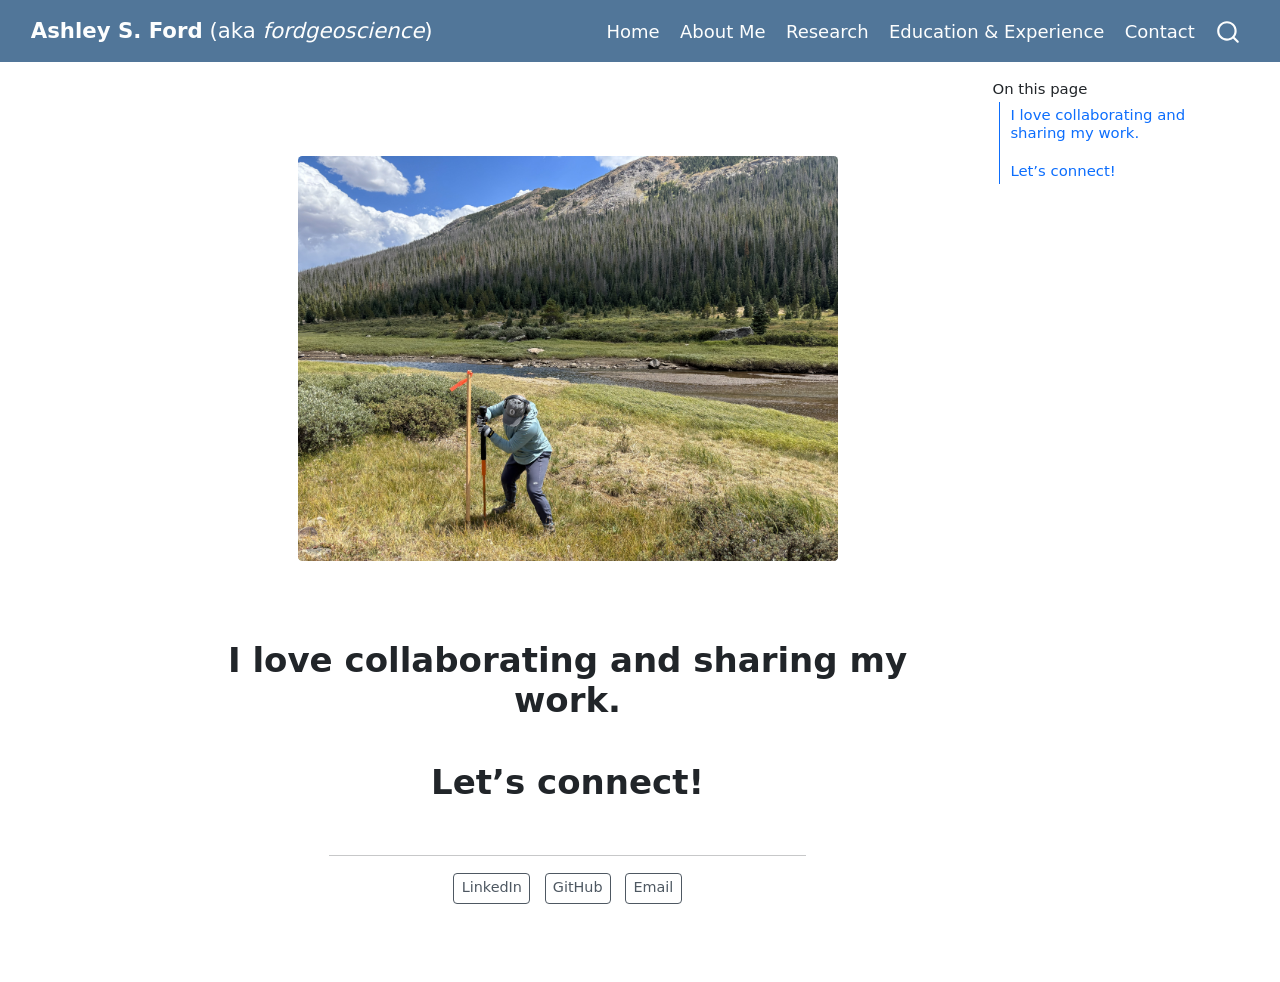
<file: docs/contact.html>
<!DOCTYPE html>
<html xmlns="http://www.w3.org/1999/xhtml" lang="en" xml:lang="en"><head>

<meta charset="utf-8">
<meta name="generator" content="quarto-1.7.32">

<meta name="viewport" content="width=device-width, initial-scale=1.0, user-scalable=yes">


<title>Contact – Ashley S. Ford (aka fordgeoscience)</title>
<style>
code{white-space: pre-wrap;}
span.smallcaps{font-variant: small-caps;}
div.columns{display: flex; gap: min(4vw, 1.5em);}
div.column{flex: auto; overflow-x: auto;}
div.hanging-indent{margin-left: 1.5em; text-indent: -1.5em;}
ul.task-list{list-style: none;}
ul.task-list li input[type="checkbox"] {
  width: 0.8em;
  margin: 0 0.8em 0.2em -1em; /* quarto-specific, see https://github.com/quarto-dev/quarto-cli/issues/4556 */ 
  vertical-align: middle;
}
</style>


<script src="site_libs/quarto-nav/quarto-nav.js"></script>
<script src="site_libs/quarto-nav/headroom.min.js"></script>
<script src="site_libs/clipboard/clipboard.min.js"></script>
<script src="site_libs/quarto-search/autocomplete.umd.js"></script>
<script src="site_libs/quarto-search/fuse.min.js"></script>
<script src="site_libs/quarto-search/quarto-search.js"></script>
<meta name="quarto:offset" content="./">
<script src="site_libs/quarto-html/quarto.js" type="module"></script>
<script src="site_libs/quarto-html/tabsets/tabsets.js" type="module"></script>
<script src="site_libs/quarto-html/popper.min.js"></script>
<script src="site_libs/quarto-html/tippy.umd.min.js"></script>
<link href="site_libs/quarto-html/tippy.css" rel="stylesheet">
<link href="site_libs/quarto-html/quarto-syntax-highlighting-37eea08aefeeee20ff55810ff984fec1.css" rel="stylesheet" id="quarto-text-highlighting-styles">
<script src="site_libs/bootstrap/bootstrap.min.js"></script>
<link href="site_libs/bootstrap/bootstrap-icons.css" rel="stylesheet">
<link href="site_libs/bootstrap/bootstrap-991b1886d3c685c7aa2b62b80640c7af.min.css" rel="stylesheet" append-hash="true" id="quarto-bootstrap" data-mode="light">
<script id="quarto-search-options" type="application/json">{
  "location": "navbar",
  "copy-button": false,
  "collapse-after": 3,
  "panel-placement": "end",
  "type": "overlay",
  "limit": 50,
  "keyboard-shortcut": [
    "f",
    "/",
    "s"
  ],
  "show-item-context": false,
  "language": {
    "search-no-results-text": "No results",
    "search-matching-documents-text": "matching documents",
    "search-copy-link-title": "Copy link to search",
    "search-hide-matches-text": "Hide additional matches",
    "search-more-match-text": "more match in this document",
    "search-more-matches-text": "more matches in this document",
    "search-clear-button-title": "Clear",
    "search-text-placeholder": "",
    "search-detached-cancel-button-title": "Cancel",
    "search-submit-button-title": "Submit",
    "search-label": "Search"
  }
}</script>


<link rel="stylesheet" href="styles.css">
</head>

<body class="nav-fixed quarto-light">

<div id="quarto-search-results"></div>
  <header id="quarto-header" class="headroom fixed-top">
    <nav class="navbar navbar-expand-lg " data-bs-theme="dark">
      <div class="navbar-container container-fluid">
      <div class="navbar-brand-container mx-auto">
    <a class="navbar-brand" href="./index.html">
    <span class="navbar-title"><strong>Ashley S. Ford</strong> (aka <em>fordgeoscience</em>)</span>
    </a>
  </div>
            <div id="quarto-search" class="" title="Search"></div>
          <button class="navbar-toggler" type="button" data-bs-toggle="collapse" data-bs-target="#navbarCollapse" aria-controls="navbarCollapse" role="menu" aria-expanded="false" aria-label="Toggle navigation" onclick="if (window.quartoToggleHeadroom) { window.quartoToggleHeadroom(); }">
  <span class="navbar-toggler-icon"></span>
</button>
          <div class="collapse navbar-collapse" id="navbarCollapse">
            <ul class="navbar-nav navbar-nav-scroll ms-auto">
  <li class="nav-item">
    <a class="nav-link" href="./index.html"> 
<span class="menu-text">Home</span></a>
  </li>  
  <li class="nav-item">
    <a class="nav-link" href="./about.html"> 
<span class="menu-text">About Me</span></a>
  </li>  
  <li class="nav-item">
    <a class="nav-link" href="./research.html"> 
<span class="menu-text">Research</span></a>
  </li>  
  <li class="nav-item">
    <a class="nav-link" href="./cv.html"> 
<span class="menu-text">Education &amp; Experience</span></a>
  </li>  
  <li class="nav-item">
    <a class="nav-link active" href="./contact.html" aria-current="page"> 
<span class="menu-text">Contact</span></a>
  </li>  
</ul>
          </div> <!-- /navcollapse -->
            <div class="quarto-navbar-tools">
</div>
      </div> <!-- /container-fluid -->
    </nav>
</header>
<!-- content -->
<div id="quarto-content" class="quarto-container page-columns page-rows-contents page-layout-article page-navbar">
<!-- sidebar -->
<!-- margin-sidebar -->
    <div id="quarto-margin-sidebar" class="sidebar margin-sidebar">
        <nav id="TOC" role="doc-toc" class="toc-active">
    <h2 id="toc-title">On this page</h2>
  <ul>
  <li><a href="#i-love-collaborating-and-sharing-my-work.-lets-connect" id="toc-i-love-collaborating-and-sharing-my-work.-lets-connect" class="nav-link active" data-scroll-target="#i-love-collaborating-and-sharing-my-work.-lets-connect">I love collaborating and sharing my work.<br><br> Let’s connect!</a></li>
  </ul>
</nav>
    </div>
<!-- main -->
<div class="quarto-about-jolla">
  <img src="images/IMG_1509.jpg" class="about-image
  rounded " style="width: 30em;">
 <header id="title-block-header" class="quarto-title-block default">
<div class="quarto-title">
<h1 class="title">Contact</h1>
</div>
<div class="quarto-title-meta">
  </div>
</header><main class="content" id="quarto-document-content">

<section id="i-love-collaborating-and-sharing-my-work.-lets-connect" class="level1">
<h1>I love collaborating and sharing my work.<br><br> Let’s connect!</h1>


</section>
<a onclick="window.scrollTo(0, 0); return false;" role="button" id="quarto-back-to-top"><i class="bi bi-arrow-up"></i> Back to top</a></main> 
  <hr class="about-sep">
   <div class="about-links">
  <a href="https://www.linkedin.com/in/ashleysford/" class="about-link" rel="" target="">
     <span class="about-link-text">LinkedIn</span>
  </a>
  <a href="https://github.com/fordgeoscience" class="about-link" rel="" target="">
     <span class="about-link-text">GitHub</span>
  </a>
  <a href="mailto:a.ford@colostate.edu" class="about-link" rel="" target="">
     <span class="about-link-text">Email</span>
  </a>
</div>
</div>
 <!-- /main -->
<script id="quarto-html-after-body" type="application/javascript">
  window.document.addEventListener("DOMContentLoaded", function (event) {
    const isCodeAnnotation = (el) => {
      for (const clz of el.classList) {
        if (clz.startsWith('code-annotation-')) {                     
          return true;
        }
      }
      return false;
    }
    const onCopySuccess = function(e) {
      // button target
      const button = e.trigger;
      // don't keep focus
      button.blur();
      // flash "checked"
      button.classList.add('code-copy-button-checked');
      var currentTitle = button.getAttribute("title");
      button.setAttribute("title", "Copied!");
      let tooltip;
      if (window.bootstrap) {
        button.setAttribute("data-bs-toggle", "tooltip");
        button.setAttribute("data-bs-placement", "left");
        button.setAttribute("data-bs-title", "Copied!");
        tooltip = new bootstrap.Tooltip(button, 
          { trigger: "manual", 
            customClass: "code-copy-button-tooltip",
            offset: [0, -8]});
        tooltip.show();    
      }
      setTimeout(function() {
        if (tooltip) {
          tooltip.hide();
          button.removeAttribute("data-bs-title");
          button.removeAttribute("data-bs-toggle");
          button.removeAttribute("data-bs-placement");
        }
        button.setAttribute("title", currentTitle);
        button.classList.remove('code-copy-button-checked');
      }, 1000);
      // clear code selection
      e.clearSelection();
    }
    const getTextToCopy = function(trigger) {
        const codeEl = trigger.previousElementSibling.cloneNode(true);
        for (const childEl of codeEl.children) {
          if (isCodeAnnotation(childEl)) {
            childEl.remove();
          }
        }
        return codeEl.innerText;
    }
    const clipboard = new window.ClipboardJS('.code-copy-button:not([data-in-quarto-modal])', {
      text: getTextToCopy
    });
    clipboard.on('success', onCopySuccess);
    if (window.document.getElementById('quarto-embedded-source-code-modal')) {
      const clipboardModal = new window.ClipboardJS('.code-copy-button[data-in-quarto-modal]', {
        text: getTextToCopy,
        container: window.document.getElementById('quarto-embedded-source-code-modal')
      });
      clipboardModal.on('success', onCopySuccess);
    }
      var localhostRegex = new RegExp(/^(?:http|https):\/\/localhost\:?[0-9]*\//);
      var mailtoRegex = new RegExp(/^mailto:/);
        var filterRegex = new RegExp('/' + window.location.host + '/');
      var isInternal = (href) => {
          return filterRegex.test(href) || localhostRegex.test(href) || mailtoRegex.test(href);
      }
      // Inspect non-navigation links and adorn them if external
     var links = window.document.querySelectorAll('a[href]:not(.nav-link):not(.navbar-brand):not(.toc-action):not(.sidebar-link):not(.sidebar-item-toggle):not(.pagination-link):not(.no-external):not([aria-hidden]):not(.dropdown-item):not(.quarto-navigation-tool):not(.about-link)');
      for (var i=0; i<links.length; i++) {
        const link = links[i];
        if (!isInternal(link.href)) {
          // undo the damage that might have been done by quarto-nav.js in the case of
          // links that we want to consider external
          if (link.dataset.originalHref !== undefined) {
            link.href = link.dataset.originalHref;
          }
        }
      }
    function tippyHover(el, contentFn, onTriggerFn, onUntriggerFn) {
      const config = {
        allowHTML: true,
        maxWidth: 500,
        delay: 100,
        arrow: false,
        appendTo: function(el) {
            return el.parentElement;
        },
        interactive: true,
        interactiveBorder: 10,
        theme: 'quarto',
        placement: 'bottom-start',
      };
      if (contentFn) {
        config.content = contentFn;
      }
      if (onTriggerFn) {
        config.onTrigger = onTriggerFn;
      }
      if (onUntriggerFn) {
        config.onUntrigger = onUntriggerFn;
      }
      window.tippy(el, config); 
    }
    const noterefs = window.document.querySelectorAll('a[role="doc-noteref"]');
    for (var i=0; i<noterefs.length; i++) {
      const ref = noterefs[i];
      tippyHover(ref, function() {
        // use id or data attribute instead here
        let href = ref.getAttribute('data-footnote-href') || ref.getAttribute('href');
        try { href = new URL(href).hash; } catch {}
        const id = href.replace(/^#\/?/, "");
        const note = window.document.getElementById(id);
        if (note) {
          return note.innerHTML;
        } else {
          return "";
        }
      });
    }
    const xrefs = window.document.querySelectorAll('a.quarto-xref');
    const processXRef = (id, note) => {
      // Strip column container classes
      const stripColumnClz = (el) => {
        el.classList.remove("page-full", "page-columns");
        if (el.children) {
          for (const child of el.children) {
            stripColumnClz(child);
          }
        }
      }
      stripColumnClz(note)
      if (id === null || id.startsWith('sec-')) {
        // Special case sections, only their first couple elements
        const container = document.createElement("div");
        if (note.children && note.children.length > 2) {
          container.appendChild(note.children[0].cloneNode(true));
          for (let i = 1; i < note.children.length; i++) {
            const child = note.children[i];
            if (child.tagName === "P" && child.innerText === "") {
              continue;
            } else {
              container.appendChild(child.cloneNode(true));
              break;
            }
          }
          if (window.Quarto?.typesetMath) {
            window.Quarto.typesetMath(container);
          }
          return container.innerHTML
        } else {
          if (window.Quarto?.typesetMath) {
            window.Quarto.typesetMath(note);
          }
          return note.innerHTML;
        }
      } else {
        // Remove any anchor links if they are present
        const anchorLink = note.querySelector('a.anchorjs-link');
        if (anchorLink) {
          anchorLink.remove();
        }
        if (window.Quarto?.typesetMath) {
          window.Quarto.typesetMath(note);
        }
        if (note.classList.contains("callout")) {
          return note.outerHTML;
        } else {
          return note.innerHTML;
        }
      }
    }
    for (var i=0; i<xrefs.length; i++) {
      const xref = xrefs[i];
      tippyHover(xref, undefined, function(instance) {
        instance.disable();
        let url = xref.getAttribute('href');
        let hash = undefined; 
        if (url.startsWith('#')) {
          hash = url;
        } else {
          try { hash = new URL(url).hash; } catch {}
        }
        if (hash) {
          const id = hash.replace(/^#\/?/, "");
          const note = window.document.getElementById(id);
          if (note !== null) {
            try {
              const html = processXRef(id, note.cloneNode(true));
              instance.setContent(html);
            } finally {
              instance.enable();
              instance.show();
            }
          } else {
            // See if we can fetch this
            fetch(url.split('#')[0])
            .then(res => res.text())
            .then(html => {
              const parser = new DOMParser();
              const htmlDoc = parser.parseFromString(html, "text/html");
              const note = htmlDoc.getElementById(id);
              if (note !== null) {
                const html = processXRef(id, note);
                instance.setContent(html);
              } 
            }).finally(() => {
              instance.enable();
              instance.show();
            });
          }
        } else {
          // See if we can fetch a full url (with no hash to target)
          // This is a special case and we should probably do some content thinning / targeting
          fetch(url)
          .then(res => res.text())
          .then(html => {
            const parser = new DOMParser();
            const htmlDoc = parser.parseFromString(html, "text/html");
            const note = htmlDoc.querySelector('main.content');
            if (note !== null) {
              // This should only happen for chapter cross references
              // (since there is no id in the URL)
              // remove the first header
              if (note.children.length > 0 && note.children[0].tagName === "HEADER") {
                note.children[0].remove();
              }
              const html = processXRef(null, note);
              instance.setContent(html);
            } 
          }).finally(() => {
            instance.enable();
            instance.show();
          });
        }
      }, function(instance) {
      });
    }
        let selectedAnnoteEl;
        const selectorForAnnotation = ( cell, annotation) => {
          let cellAttr = 'data-code-cell="' + cell + '"';
          let lineAttr = 'data-code-annotation="' +  annotation + '"';
          const selector = 'span[' + cellAttr + '][' + lineAttr + ']';
          return selector;
        }
        const selectCodeLines = (annoteEl) => {
          const doc = window.document;
          const targetCell = annoteEl.getAttribute("data-target-cell");
          const targetAnnotation = annoteEl.getAttribute("data-target-annotation");
          const annoteSpan = window.document.querySelector(selectorForAnnotation(targetCell, targetAnnotation));
          const lines = annoteSpan.getAttribute("data-code-lines").split(",");
          const lineIds = lines.map((line) => {
            return targetCell + "-" + line;
          })
          let top = null;
          let height = null;
          let parent = null;
          if (lineIds.length > 0) {
              //compute the position of the single el (top and bottom and make a div)
              const el = window.document.getElementById(lineIds[0]);
              top = el.offsetTop;
              height = el.offsetHeight;
              parent = el.parentElement.parentElement;
            if (lineIds.length > 1) {
              const lastEl = window.document.getElementById(lineIds[lineIds.length - 1]);
              const bottom = lastEl.offsetTop + lastEl.offsetHeight;
              height = bottom - top;
            }
            if (top !== null && height !== null && parent !== null) {
              // cook up a div (if necessary) and position it 
              let div = window.document.getElementById("code-annotation-line-highlight");
              if (div === null) {
                div = window.document.createElement("div");
                div.setAttribute("id", "code-annotation-line-highlight");
                div.style.position = 'absolute';
                parent.appendChild(div);
              }
              div.style.top = top - 2 + "px";
              div.style.height = height + 4 + "px";
              div.style.left = 0;
              let gutterDiv = window.document.getElementById("code-annotation-line-highlight-gutter");
              if (gutterDiv === null) {
                gutterDiv = window.document.createElement("div");
                gutterDiv.setAttribute("id", "code-annotation-line-highlight-gutter");
                gutterDiv.style.position = 'absolute';
                const codeCell = window.document.getElementById(targetCell);
                const gutter = codeCell.querySelector('.code-annotation-gutter');
                gutter.appendChild(gutterDiv);
              }
              gutterDiv.style.top = top - 2 + "px";
              gutterDiv.style.height = height + 4 + "px";
            }
            selectedAnnoteEl = annoteEl;
          }
        };
        const unselectCodeLines = () => {
          const elementsIds = ["code-annotation-line-highlight", "code-annotation-line-highlight-gutter"];
          elementsIds.forEach((elId) => {
            const div = window.document.getElementById(elId);
            if (div) {
              div.remove();
            }
          });
          selectedAnnoteEl = undefined;
        };
          // Handle positioning of the toggle
      window.addEventListener(
        "resize",
        throttle(() => {
          elRect = undefined;
          if (selectedAnnoteEl) {
            selectCodeLines(selectedAnnoteEl);
          }
        }, 10)
      );
      function throttle(fn, ms) {
      let throttle = false;
      let timer;
        return (...args) => {
          if(!throttle) { // first call gets through
              fn.apply(this, args);
              throttle = true;
          } else { // all the others get throttled
              if(timer) clearTimeout(timer); // cancel #2
              timer = setTimeout(() => {
                fn.apply(this, args);
                timer = throttle = false;
              }, ms);
          }
        };
      }
        // Attach click handler to the DT
        const annoteDls = window.document.querySelectorAll('dt[data-target-cell]');
        for (const annoteDlNode of annoteDls) {
          annoteDlNode.addEventListener('click', (event) => {
            const clickedEl = event.target;
            if (clickedEl !== selectedAnnoteEl) {
              unselectCodeLines();
              const activeEl = window.document.querySelector('dt[data-target-cell].code-annotation-active');
              if (activeEl) {
                activeEl.classList.remove('code-annotation-active');
              }
              selectCodeLines(clickedEl);
              clickedEl.classList.add('code-annotation-active');
            } else {
              // Unselect the line
              unselectCodeLines();
              clickedEl.classList.remove('code-annotation-active');
            }
          });
        }
    const findCites = (el) => {
      const parentEl = el.parentElement;
      if (parentEl) {
        const cites = parentEl.dataset.cites;
        if (cites) {
          return {
            el,
            cites: cites.split(' ')
          };
        } else {
          return findCites(el.parentElement)
        }
      } else {
        return undefined;
      }
    };
    var bibliorefs = window.document.querySelectorAll('a[role="doc-biblioref"]');
    for (var i=0; i<bibliorefs.length; i++) {
      const ref = bibliorefs[i];
      const citeInfo = findCites(ref);
      if (citeInfo) {
        tippyHover(citeInfo.el, function() {
          var popup = window.document.createElement('div');
          citeInfo.cites.forEach(function(cite) {
            var citeDiv = window.document.createElement('div');
            citeDiv.classList.add('hanging-indent');
            citeDiv.classList.add('csl-entry');
            var biblioDiv = window.document.getElementById('ref-' + cite);
            if (biblioDiv) {
              citeDiv.innerHTML = biblioDiv.innerHTML;
            }
            popup.appendChild(citeDiv);
          });
          return popup.innerHTML;
        });
      }
    }
  });
  </script>
</div> <!-- /content -->




</body></html>
</file>
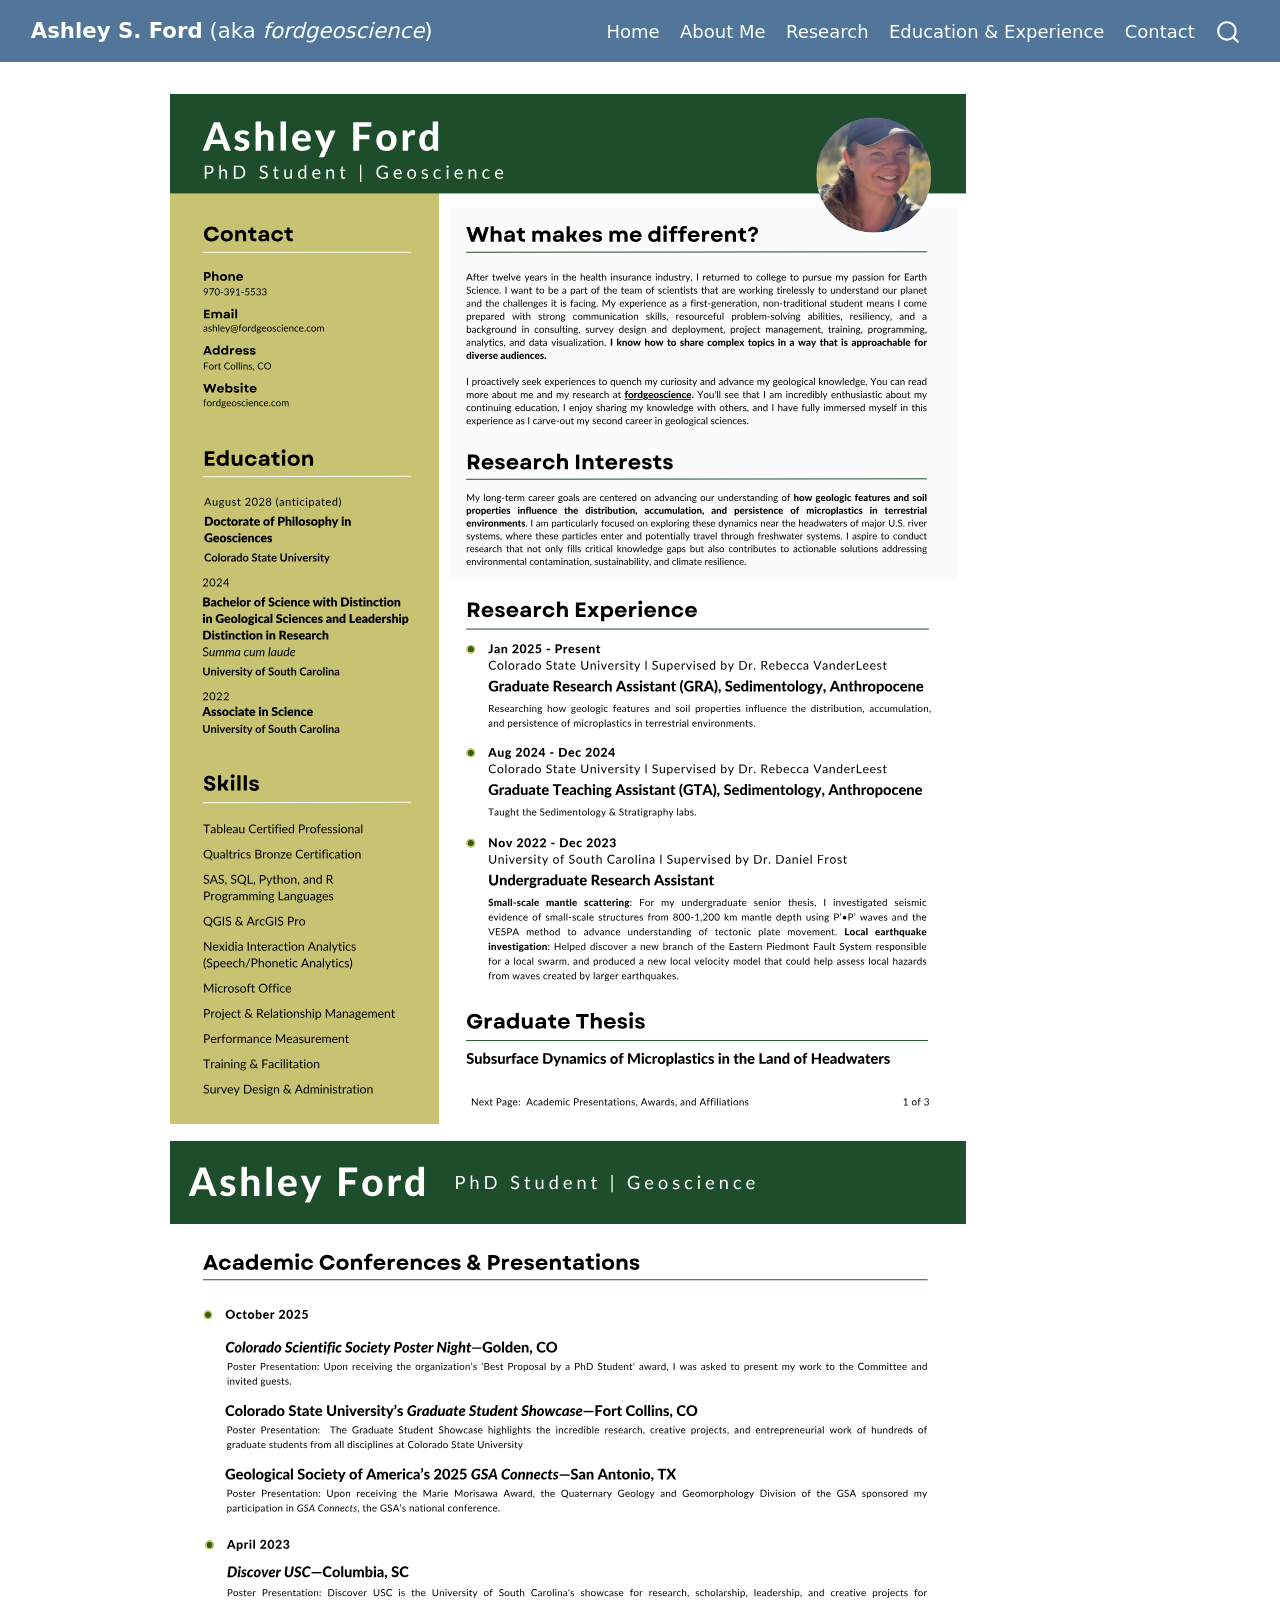
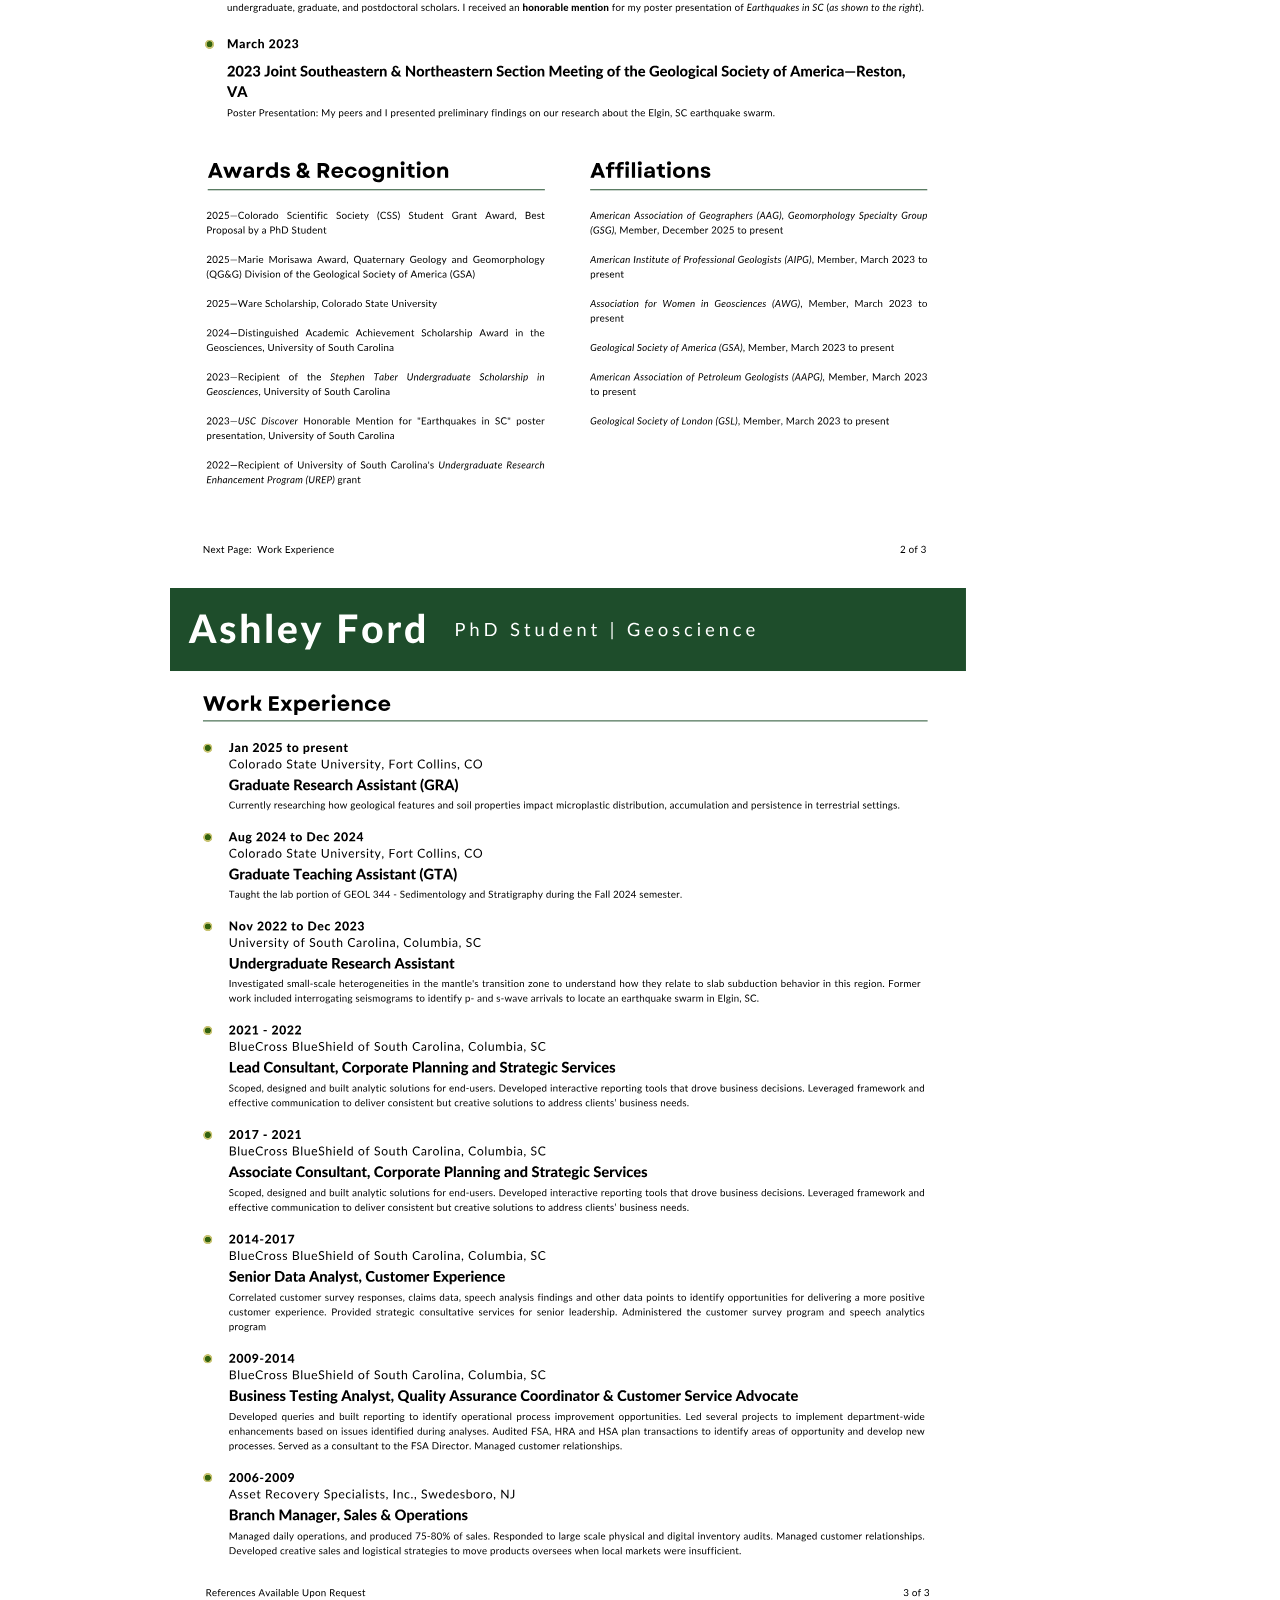
<file: docs/cv.html>
<!DOCTYPE html>
<html xmlns="http://www.w3.org/1999/xhtml" lang="en" xml:lang="en"><head>

<meta charset="utf-8">
<meta name="generator" content="quarto-1.7.32">

<meta name="viewport" content="width=device-width, initial-scale=1.0, user-scalable=yes">


<title>Education &amp; Experience – Ashley S. Ford (aka fordgeoscience)</title>
<style>
code{white-space: pre-wrap;}
span.smallcaps{font-variant: small-caps;}
div.columns{display: flex; gap: min(4vw, 1.5em);}
div.column{flex: auto; overflow-x: auto;}
div.hanging-indent{margin-left: 1.5em; text-indent: -1.5em;}
ul.task-list{list-style: none;}
ul.task-list li input[type="checkbox"] {
  width: 0.8em;
  margin: 0 0.8em 0.2em -1em; /* quarto-specific, see https://github.com/quarto-dev/quarto-cli/issues/4556 */ 
  vertical-align: middle;
}
</style>


<script src="site_libs/quarto-nav/quarto-nav.js"></script>
<script src="site_libs/quarto-nav/headroom.min.js"></script>
<script src="site_libs/clipboard/clipboard.min.js"></script>
<script src="site_libs/quarto-search/autocomplete.umd.js"></script>
<script src="site_libs/quarto-search/fuse.min.js"></script>
<script src="site_libs/quarto-search/quarto-search.js"></script>
<meta name="quarto:offset" content="./">
<script src="site_libs/quarto-html/quarto.js" type="module"></script>
<script src="site_libs/quarto-html/tabsets/tabsets.js" type="module"></script>
<script src="site_libs/quarto-html/popper.min.js"></script>
<script src="site_libs/quarto-html/tippy.umd.min.js"></script>
<script src="site_libs/quarto-html/anchor.min.js"></script>
<link href="site_libs/quarto-html/tippy.css" rel="stylesheet">
<link href="site_libs/quarto-html/quarto-syntax-highlighting-37eea08aefeeee20ff55810ff984fec1.css" rel="stylesheet" id="quarto-text-highlighting-styles">
<script src="site_libs/bootstrap/bootstrap.min.js"></script>
<link href="site_libs/bootstrap/bootstrap-icons.css" rel="stylesheet">
<link href="site_libs/bootstrap/bootstrap-991b1886d3c685c7aa2b62b80640c7af.min.css" rel="stylesheet" append-hash="true" id="quarto-bootstrap" data-mode="light">
<script id="quarto-search-options" type="application/json">{
  "location": "navbar",
  "copy-button": false,
  "collapse-after": 3,
  "panel-placement": "end",
  "type": "overlay",
  "limit": 50,
  "keyboard-shortcut": [
    "f",
    "/",
    "s"
  ],
  "show-item-context": false,
  "language": {
    "search-no-results-text": "No results",
    "search-matching-documents-text": "matching documents",
    "search-copy-link-title": "Copy link to search",
    "search-hide-matches-text": "Hide additional matches",
    "search-more-match-text": "more match in this document",
    "search-more-matches-text": "more matches in this document",
    "search-clear-button-title": "Clear",
    "search-text-placeholder": "",
    "search-detached-cancel-button-title": "Cancel",
    "search-submit-button-title": "Submit",
    "search-label": "Search"
  }
}</script>


<link rel="stylesheet" href="styles.css">
</head>

<body class="nav-fixed quarto-light">

<div id="quarto-search-results"></div>
  <header id="quarto-header" class="headroom fixed-top">
    <nav class="navbar navbar-expand-lg " data-bs-theme="dark">
      <div class="navbar-container container-fluid">
      <div class="navbar-brand-container mx-auto">
    <a class="navbar-brand" href="./index.html">
    <span class="navbar-title"><strong>Ashley S. Ford</strong> (aka <em>fordgeoscience</em>)</span>
    </a>
  </div>
            <div id="quarto-search" class="" title="Search"></div>
          <button class="navbar-toggler" type="button" data-bs-toggle="collapse" data-bs-target="#navbarCollapse" aria-controls="navbarCollapse" role="menu" aria-expanded="false" aria-label="Toggle navigation" onclick="if (window.quartoToggleHeadroom) { window.quartoToggleHeadroom(); }">
  <span class="navbar-toggler-icon"></span>
</button>
          <div class="collapse navbar-collapse" id="navbarCollapse">
            <ul class="navbar-nav navbar-nav-scroll ms-auto">
  <li class="nav-item">
    <a class="nav-link" href="./index.html"> 
<span class="menu-text">Home</span></a>
  </li>  
  <li class="nav-item">
    <a class="nav-link" href="./about.html"> 
<span class="menu-text">About Me</span></a>
  </li>  
  <li class="nav-item">
    <a class="nav-link" href="./research.html"> 
<span class="menu-text">Research</span></a>
  </li>  
  <li class="nav-item">
    <a class="nav-link active" href="./cv.html" aria-current="page"> 
<span class="menu-text">Education &amp; Experience</span></a>
  </li>  
  <li class="nav-item">
    <a class="nav-link" href="./contact.html"> 
<span class="menu-text">Contact</span></a>
  </li>  
</ul>
          </div> <!-- /navcollapse -->
            <div class="quarto-navbar-tools">
</div>
      </div> <!-- /container-fluid -->
    </nav>
</header>
<!-- content -->
<div id="quarto-content" class="quarto-container page-columns page-rows-contents page-layout-article page-navbar">
<!-- sidebar -->
<!-- margin-sidebar -->
    <div id="quarto-margin-sidebar" class="sidebar margin-sidebar zindex-bottom">
        
    </div>
<!-- main -->
<main class="content" id="quarto-document-content">

<header id="title-block-header" class="quarto-title-block default">
<div class="quarto-title">
<h1 class="title">Education &amp; Experience</h1>
</div>



<div class="quarto-title-meta">

    
  
    
  </div>
  


</header>


<p><img src="images/1.svg" class="img-fluid"></p>
<p><img src="images/2.svg" class="img-fluid"></p>
<p><img src="images/3.svg" class="img-fluid"></p>



<a onclick="window.scrollTo(0, 0); return false;" role="button" id="quarto-back-to-top"><i class="bi bi-arrow-up"></i> Back to top</a></main> <!-- /main -->
<script id="quarto-html-after-body" type="application/javascript">
  window.document.addEventListener("DOMContentLoaded", function (event) {
    const icon = "";
    const anchorJS = new window.AnchorJS();
    anchorJS.options = {
      placement: 'right',
      icon: icon
    };
    anchorJS.add('.anchored');
    const isCodeAnnotation = (el) => {
      for (const clz of el.classList) {
        if (clz.startsWith('code-annotation-')) {                     
          return true;
        }
      }
      return false;
    }
    const onCopySuccess = function(e) {
      // button target
      const button = e.trigger;
      // don't keep focus
      button.blur();
      // flash "checked"
      button.classList.add('code-copy-button-checked');
      var currentTitle = button.getAttribute("title");
      button.setAttribute("title", "Copied!");
      let tooltip;
      if (window.bootstrap) {
        button.setAttribute("data-bs-toggle", "tooltip");
        button.setAttribute("data-bs-placement", "left");
        button.setAttribute("data-bs-title", "Copied!");
        tooltip = new bootstrap.Tooltip(button, 
          { trigger: "manual", 
            customClass: "code-copy-button-tooltip",
            offset: [0, -8]});
        tooltip.show();    
      }
      setTimeout(function() {
        if (tooltip) {
          tooltip.hide();
          button.removeAttribute("data-bs-title");
          button.removeAttribute("data-bs-toggle");
          button.removeAttribute("data-bs-placement");
        }
        button.setAttribute("title", currentTitle);
        button.classList.remove('code-copy-button-checked');
      }, 1000);
      // clear code selection
      e.clearSelection();
    }
    const getTextToCopy = function(trigger) {
        const codeEl = trigger.previousElementSibling.cloneNode(true);
        for (const childEl of codeEl.children) {
          if (isCodeAnnotation(childEl)) {
            childEl.remove();
          }
        }
        return codeEl.innerText;
    }
    const clipboard = new window.ClipboardJS('.code-copy-button:not([data-in-quarto-modal])', {
      text: getTextToCopy
    });
    clipboard.on('success', onCopySuccess);
    if (window.document.getElementById('quarto-embedded-source-code-modal')) {
      const clipboardModal = new window.ClipboardJS('.code-copy-button[data-in-quarto-modal]', {
        text: getTextToCopy,
        container: window.document.getElementById('quarto-embedded-source-code-modal')
      });
      clipboardModal.on('success', onCopySuccess);
    }
      var localhostRegex = new RegExp(/^(?:http|https):\/\/localhost\:?[0-9]*\//);
      var mailtoRegex = new RegExp(/^mailto:/);
        var filterRegex = new RegExp('/' + window.location.host + '/');
      var isInternal = (href) => {
          return filterRegex.test(href) || localhostRegex.test(href) || mailtoRegex.test(href);
      }
      // Inspect non-navigation links and adorn them if external
     var links = window.document.querySelectorAll('a[href]:not(.nav-link):not(.navbar-brand):not(.toc-action):not(.sidebar-link):not(.sidebar-item-toggle):not(.pagination-link):not(.no-external):not([aria-hidden]):not(.dropdown-item):not(.quarto-navigation-tool):not(.about-link)');
      for (var i=0; i<links.length; i++) {
        const link = links[i];
        if (!isInternal(link.href)) {
          // undo the damage that might have been done by quarto-nav.js in the case of
          // links that we want to consider external
          if (link.dataset.originalHref !== undefined) {
            link.href = link.dataset.originalHref;
          }
        }
      }
    function tippyHover(el, contentFn, onTriggerFn, onUntriggerFn) {
      const config = {
        allowHTML: true,
        maxWidth: 500,
        delay: 100,
        arrow: false,
        appendTo: function(el) {
            return el.parentElement;
        },
        interactive: true,
        interactiveBorder: 10,
        theme: 'quarto',
        placement: 'bottom-start',
      };
      if (contentFn) {
        config.content = contentFn;
      }
      if (onTriggerFn) {
        config.onTrigger = onTriggerFn;
      }
      if (onUntriggerFn) {
        config.onUntrigger = onUntriggerFn;
      }
      window.tippy(el, config); 
    }
    const noterefs = window.document.querySelectorAll('a[role="doc-noteref"]');
    for (var i=0; i<noterefs.length; i++) {
      const ref = noterefs[i];
      tippyHover(ref, function() {
        // use id or data attribute instead here
        let href = ref.getAttribute('data-footnote-href') || ref.getAttribute('href');
        try { href = new URL(href).hash; } catch {}
        const id = href.replace(/^#\/?/, "");
        const note = window.document.getElementById(id);
        if (note) {
          return note.innerHTML;
        } else {
          return "";
        }
      });
    }
    const xrefs = window.document.querySelectorAll('a.quarto-xref');
    const processXRef = (id, note) => {
      // Strip column container classes
      const stripColumnClz = (el) => {
        el.classList.remove("page-full", "page-columns");
        if (el.children) {
          for (const child of el.children) {
            stripColumnClz(child);
          }
        }
      }
      stripColumnClz(note)
      if (id === null || id.startsWith('sec-')) {
        // Special case sections, only their first couple elements
        const container = document.createElement("div");
        if (note.children && note.children.length > 2) {
          container.appendChild(note.children[0].cloneNode(true));
          for (let i = 1; i < note.children.length; i++) {
            const child = note.children[i];
            if (child.tagName === "P" && child.innerText === "") {
              continue;
            } else {
              container.appendChild(child.cloneNode(true));
              break;
            }
          }
          if (window.Quarto?.typesetMath) {
            window.Quarto.typesetMath(container);
          }
          return container.innerHTML
        } else {
          if (window.Quarto?.typesetMath) {
            window.Quarto.typesetMath(note);
          }
          return note.innerHTML;
        }
      } else {
        // Remove any anchor links if they are present
        const anchorLink = note.querySelector('a.anchorjs-link');
        if (anchorLink) {
          anchorLink.remove();
        }
        if (window.Quarto?.typesetMath) {
          window.Quarto.typesetMath(note);
        }
        if (note.classList.contains("callout")) {
          return note.outerHTML;
        } else {
          return note.innerHTML;
        }
      }
    }
    for (var i=0; i<xrefs.length; i++) {
      const xref = xrefs[i];
      tippyHover(xref, undefined, function(instance) {
        instance.disable();
        let url = xref.getAttribute('href');
        let hash = undefined; 
        if (url.startsWith('#')) {
          hash = url;
        } else {
          try { hash = new URL(url).hash; } catch {}
        }
        if (hash) {
          const id = hash.replace(/^#\/?/, "");
          const note = window.document.getElementById(id);
          if (note !== null) {
            try {
              const html = processXRef(id, note.cloneNode(true));
              instance.setContent(html);
            } finally {
              instance.enable();
              instance.show();
            }
          } else {
            // See if we can fetch this
            fetch(url.split('#')[0])
            .then(res => res.text())
            .then(html => {
              const parser = new DOMParser();
              const htmlDoc = parser.parseFromString(html, "text/html");
              const note = htmlDoc.getElementById(id);
              if (note !== null) {
                const html = processXRef(id, note);
                instance.setContent(html);
              } 
            }).finally(() => {
              instance.enable();
              instance.show();
            });
          }
        } else {
          // See if we can fetch a full url (with no hash to target)
          // This is a special case and we should probably do some content thinning / targeting
          fetch(url)
          .then(res => res.text())
          .then(html => {
            const parser = new DOMParser();
            const htmlDoc = parser.parseFromString(html, "text/html");
            const note = htmlDoc.querySelector('main.content');
            if (note !== null) {
              // This should only happen for chapter cross references
              // (since there is no id in the URL)
              // remove the first header
              if (note.children.length > 0 && note.children[0].tagName === "HEADER") {
                note.children[0].remove();
              }
              const html = processXRef(null, note);
              instance.setContent(html);
            } 
          }).finally(() => {
            instance.enable();
            instance.show();
          });
        }
      }, function(instance) {
      });
    }
        let selectedAnnoteEl;
        const selectorForAnnotation = ( cell, annotation) => {
          let cellAttr = 'data-code-cell="' + cell + '"';
          let lineAttr = 'data-code-annotation="' +  annotation + '"';
          const selector = 'span[' + cellAttr + '][' + lineAttr + ']';
          return selector;
        }
        const selectCodeLines = (annoteEl) => {
          const doc = window.document;
          const targetCell = annoteEl.getAttribute("data-target-cell");
          const targetAnnotation = annoteEl.getAttribute("data-target-annotation");
          const annoteSpan = window.document.querySelector(selectorForAnnotation(targetCell, targetAnnotation));
          const lines = annoteSpan.getAttribute("data-code-lines").split(",");
          const lineIds = lines.map((line) => {
            return targetCell + "-" + line;
          })
          let top = null;
          let height = null;
          let parent = null;
          if (lineIds.length > 0) {
              //compute the position of the single el (top and bottom and make a div)
              const el = window.document.getElementById(lineIds[0]);
              top = el.offsetTop;
              height = el.offsetHeight;
              parent = el.parentElement.parentElement;
            if (lineIds.length > 1) {
              const lastEl = window.document.getElementById(lineIds[lineIds.length - 1]);
              const bottom = lastEl.offsetTop + lastEl.offsetHeight;
              height = bottom - top;
            }
            if (top !== null && height !== null && parent !== null) {
              // cook up a div (if necessary) and position it 
              let div = window.document.getElementById("code-annotation-line-highlight");
              if (div === null) {
                div = window.document.createElement("div");
                div.setAttribute("id", "code-annotation-line-highlight");
                div.style.position = 'absolute';
                parent.appendChild(div);
              }
              div.style.top = top - 2 + "px";
              div.style.height = height + 4 + "px";
              div.style.left = 0;
              let gutterDiv = window.document.getElementById("code-annotation-line-highlight-gutter");
              if (gutterDiv === null) {
                gutterDiv = window.document.createElement("div");
                gutterDiv.setAttribute("id", "code-annotation-line-highlight-gutter");
                gutterDiv.style.position = 'absolute';
                const codeCell = window.document.getElementById(targetCell);
                const gutter = codeCell.querySelector('.code-annotation-gutter');
                gutter.appendChild(gutterDiv);
              }
              gutterDiv.style.top = top - 2 + "px";
              gutterDiv.style.height = height + 4 + "px";
            }
            selectedAnnoteEl = annoteEl;
          }
        };
        const unselectCodeLines = () => {
          const elementsIds = ["code-annotation-line-highlight", "code-annotation-line-highlight-gutter"];
          elementsIds.forEach((elId) => {
            const div = window.document.getElementById(elId);
            if (div) {
              div.remove();
            }
          });
          selectedAnnoteEl = undefined;
        };
          // Handle positioning of the toggle
      window.addEventListener(
        "resize",
        throttle(() => {
          elRect = undefined;
          if (selectedAnnoteEl) {
            selectCodeLines(selectedAnnoteEl);
          }
        }, 10)
      );
      function throttle(fn, ms) {
      let throttle = false;
      let timer;
        return (...args) => {
          if(!throttle) { // first call gets through
              fn.apply(this, args);
              throttle = true;
          } else { // all the others get throttled
              if(timer) clearTimeout(timer); // cancel #2
              timer = setTimeout(() => {
                fn.apply(this, args);
                timer = throttle = false;
              }, ms);
          }
        };
      }
        // Attach click handler to the DT
        const annoteDls = window.document.querySelectorAll('dt[data-target-cell]');
        for (const annoteDlNode of annoteDls) {
          annoteDlNode.addEventListener('click', (event) => {
            const clickedEl = event.target;
            if (clickedEl !== selectedAnnoteEl) {
              unselectCodeLines();
              const activeEl = window.document.querySelector('dt[data-target-cell].code-annotation-active');
              if (activeEl) {
                activeEl.classList.remove('code-annotation-active');
              }
              selectCodeLines(clickedEl);
              clickedEl.classList.add('code-annotation-active');
            } else {
              // Unselect the line
              unselectCodeLines();
              clickedEl.classList.remove('code-annotation-active');
            }
          });
        }
    const findCites = (el) => {
      const parentEl = el.parentElement;
      if (parentEl) {
        const cites = parentEl.dataset.cites;
        if (cites) {
          return {
            el,
            cites: cites.split(' ')
          };
        } else {
          return findCites(el.parentElement)
        }
      } else {
        return undefined;
      }
    };
    var bibliorefs = window.document.querySelectorAll('a[role="doc-biblioref"]');
    for (var i=0; i<bibliorefs.length; i++) {
      const ref = bibliorefs[i];
      const citeInfo = findCites(ref);
      if (citeInfo) {
        tippyHover(citeInfo.el, function() {
          var popup = window.document.createElement('div');
          citeInfo.cites.forEach(function(cite) {
            var citeDiv = window.document.createElement('div');
            citeDiv.classList.add('hanging-indent');
            citeDiv.classList.add('csl-entry');
            var biblioDiv = window.document.getElementById('ref-' + cite);
            if (biblioDiv) {
              citeDiv.innerHTML = biblioDiv.innerHTML;
            }
            popup.appendChild(citeDiv);
          });
          return popup.innerHTML;
        });
      }
    }
  });
  </script>
</div> <!-- /content -->




</body></html>
</file>
<file: docs/site_libs/quarto-html/tippy.css>
.tippy-box[data-animation=fade][data-state=hidden]{opacity:0}[data-tippy-root]{max-width:calc(100vw - 10px)}.tippy-box{position:relative;background-color:#333;color:#fff;border-radius:4px;font-size:14px;line-height:1.4;white-space:normal;outline:0;transition-property:transform,visibility,opacity}.tippy-box[data-placement^=top]>.tippy-arrow{bottom:0}.tippy-box[data-placement^=top]>.tippy-arrow:before{bottom:-7px;left:0;border-width:8px 8px 0;border-top-color:initial;transform-origin:center top}.tippy-box[data-placement^=bottom]>.tippy-arrow{top:0}.tippy-box[data-placement^=bottom]>.tippy-arrow:before{top:-7px;left:0;border-width:0 8px 8px;border-bottom-color:initial;transform-origin:center bottom}.tippy-box[data-placement^=left]>.tippy-arrow{right:0}.tippy-box[data-placement^=left]>.tippy-arrow:before{border-width:8px 0 8px 8px;border-left-color:initial;right:-7px;transform-origin:center left}.tippy-box[data-placement^=right]>.tippy-arrow{left:0}.tippy-box[data-placement^=right]>.tippy-arrow:before{left:-7px;border-width:8px 8px 8px 0;border-right-color:initial;transform-origin:center right}.tippy-box[data-inertia][data-state=visible]{transition-timing-function:cubic-bezier(.54,1.5,.38,1.11)}.tippy-arrow{width:16px;height:16px;color:#333}.tippy-arrow:before{content:"";position:absolute;border-color:transparent;border-style:solid}.tippy-content{position:relative;padding:5px 9px;z-index:1}
</file>
<file: docs/site_libs/quarto-html/quarto-syntax-highlighting-37eea08aefeeee20ff55810ff984fec1.css>
/* quarto syntax highlight colors */
:root {
  --quarto-hl-ot-color: #003B4F;
  --quarto-hl-at-color: #657422;
  --quarto-hl-ss-color: #20794D;
  --quarto-hl-an-color: #5E5E5E;
  --quarto-hl-fu-color: #4758AB;
  --quarto-hl-st-color: #20794D;
  --quarto-hl-cf-color: #003B4F;
  --quarto-hl-op-color: #5E5E5E;
  --quarto-hl-er-color: #AD0000;
  --quarto-hl-bn-color: #AD0000;
  --quarto-hl-al-color: #AD0000;
  --quarto-hl-va-color: #111111;
  --quarto-hl-bu-color: inherit;
  --quarto-hl-ex-color: inherit;
  --quarto-hl-pp-color: #AD0000;
  --quarto-hl-in-color: #5E5E5E;
  --quarto-hl-vs-color: #20794D;
  --quarto-hl-wa-color: #5E5E5E;
  --quarto-hl-do-color: #5E5E5E;
  --quarto-hl-im-color: #00769E;
  --quarto-hl-ch-color: #20794D;
  --quarto-hl-dt-color: #AD0000;
  --quarto-hl-fl-color: #AD0000;
  --quarto-hl-co-color: #5E5E5E;
  --quarto-hl-cv-color: #5E5E5E;
  --quarto-hl-cn-color: #8f5902;
  --quarto-hl-sc-color: #5E5E5E;
  --quarto-hl-dv-color: #AD0000;
  --quarto-hl-kw-color: #003B4F;
}

/* other quarto variables */
:root {
  --quarto-font-monospace: SFMono-Regular, Menlo, Monaco, Consolas, "Liberation Mono", "Courier New", monospace;
}

/* syntax highlight based on Pandoc's rules */
pre > code.sourceCode > span {
  color: #003B4F;
}

code.sourceCode > span {
  color: #003B4F;
}

div.sourceCode,
div.sourceCode pre.sourceCode {
  color: #003B4F;
}

/* Normal */
code span {
  color: #003B4F;
}

/* Alert */
code span.al {
  color: #AD0000;
  font-style: inherit;
}

/* Annotation */
code span.an {
  color: #5E5E5E;
  font-style: inherit;
}

/* Attribute */
code span.at {
  color: #657422;
  font-style: inherit;
}

/* BaseN */
code span.bn {
  color: #AD0000;
  font-style: inherit;
}

/* BuiltIn */
code span.bu {
  font-style: inherit;
}

/* ControlFlow */
code span.cf {
  color: #003B4F;
  font-weight: bold;
  font-style: inherit;
}

/* Char */
code span.ch {
  color: #20794D;
  font-style: inherit;
}

/* Constant */
code span.cn {
  color: #8f5902;
  font-style: inherit;
}

/* Comment */
code span.co {
  color: #5E5E5E;
  font-style: inherit;
}

/* CommentVar */
code span.cv {
  color: #5E5E5E;
  font-style: italic;
}

/* Documentation */
code span.do {
  color: #5E5E5E;
  font-style: italic;
}

/* DataType */
code span.dt {
  color: #AD0000;
  font-style: inherit;
}

/* DecVal */
code span.dv {
  color: #AD0000;
  font-style: inherit;
}

/* Error */
code span.er {
  color: #AD0000;
  font-style: inherit;
}

/* Extension */
code span.ex {
  font-style: inherit;
}

/* Float */
code span.fl {
  color: #AD0000;
  font-style: inherit;
}

/* Function */
code span.fu {
  color: #4758AB;
  font-style: inherit;
}

/* Import */
code span.im {
  color: #00769E;
  font-style: inherit;
}

/* Information */
code span.in {
  color: #5E5E5E;
  font-style: inherit;
}

/* Keyword */
code span.kw {
  color: #003B4F;
  font-weight: bold;
  font-style: inherit;
}

/* Operator */
code span.op {
  color: #5E5E5E;
  font-style: inherit;
}

/* Other */
code span.ot {
  color: #003B4F;
  font-style: inherit;
}

/* Preprocessor */
code span.pp {
  color: #AD0000;
  font-style: inherit;
}

/* SpecialChar */
code span.sc {
  color: #5E5E5E;
  font-style: inherit;
}

/* SpecialString */
code span.ss {
  color: #20794D;
  font-style: inherit;
}

/* String */
code span.st {
  color: #20794D;
  font-style: inherit;
}

/* Variable */
code span.va {
  color: #111111;
  font-style: inherit;
}

/* VerbatimString */
code span.vs {
  color: #20794D;
  font-style: inherit;
}

/* Warning */
code span.wa {
  color: #5E5E5E;
  font-style: italic;
}

.prevent-inlining {
  content: "</";
}

/*# sourceMappingURL=27d3d809615f7771493d095567f04340.css.map */
</file>
<file: docs/styles.css>
/* css styles */

/* css styles */
img[src$=".svg"] {
  width: 100%;
  height: auto;
}

body {
  font-size: 18px;
}

.quarto-title-block {
  display: none;
}

.page-title-wrapper,
.page-title-wrapper h1,
.page-title,
.page-title-block,
.qmd-title {
  display: none !important;
  margin: 0 !important;
  padding: 0 !important;
  height: 0 !important;
}

figure figcaption {
  display: block;
  width: 100%;
  white-space: normal;
  word-wrap: break-word;
  text-align: center;
  box-sizing: border-box;
}
</file>
